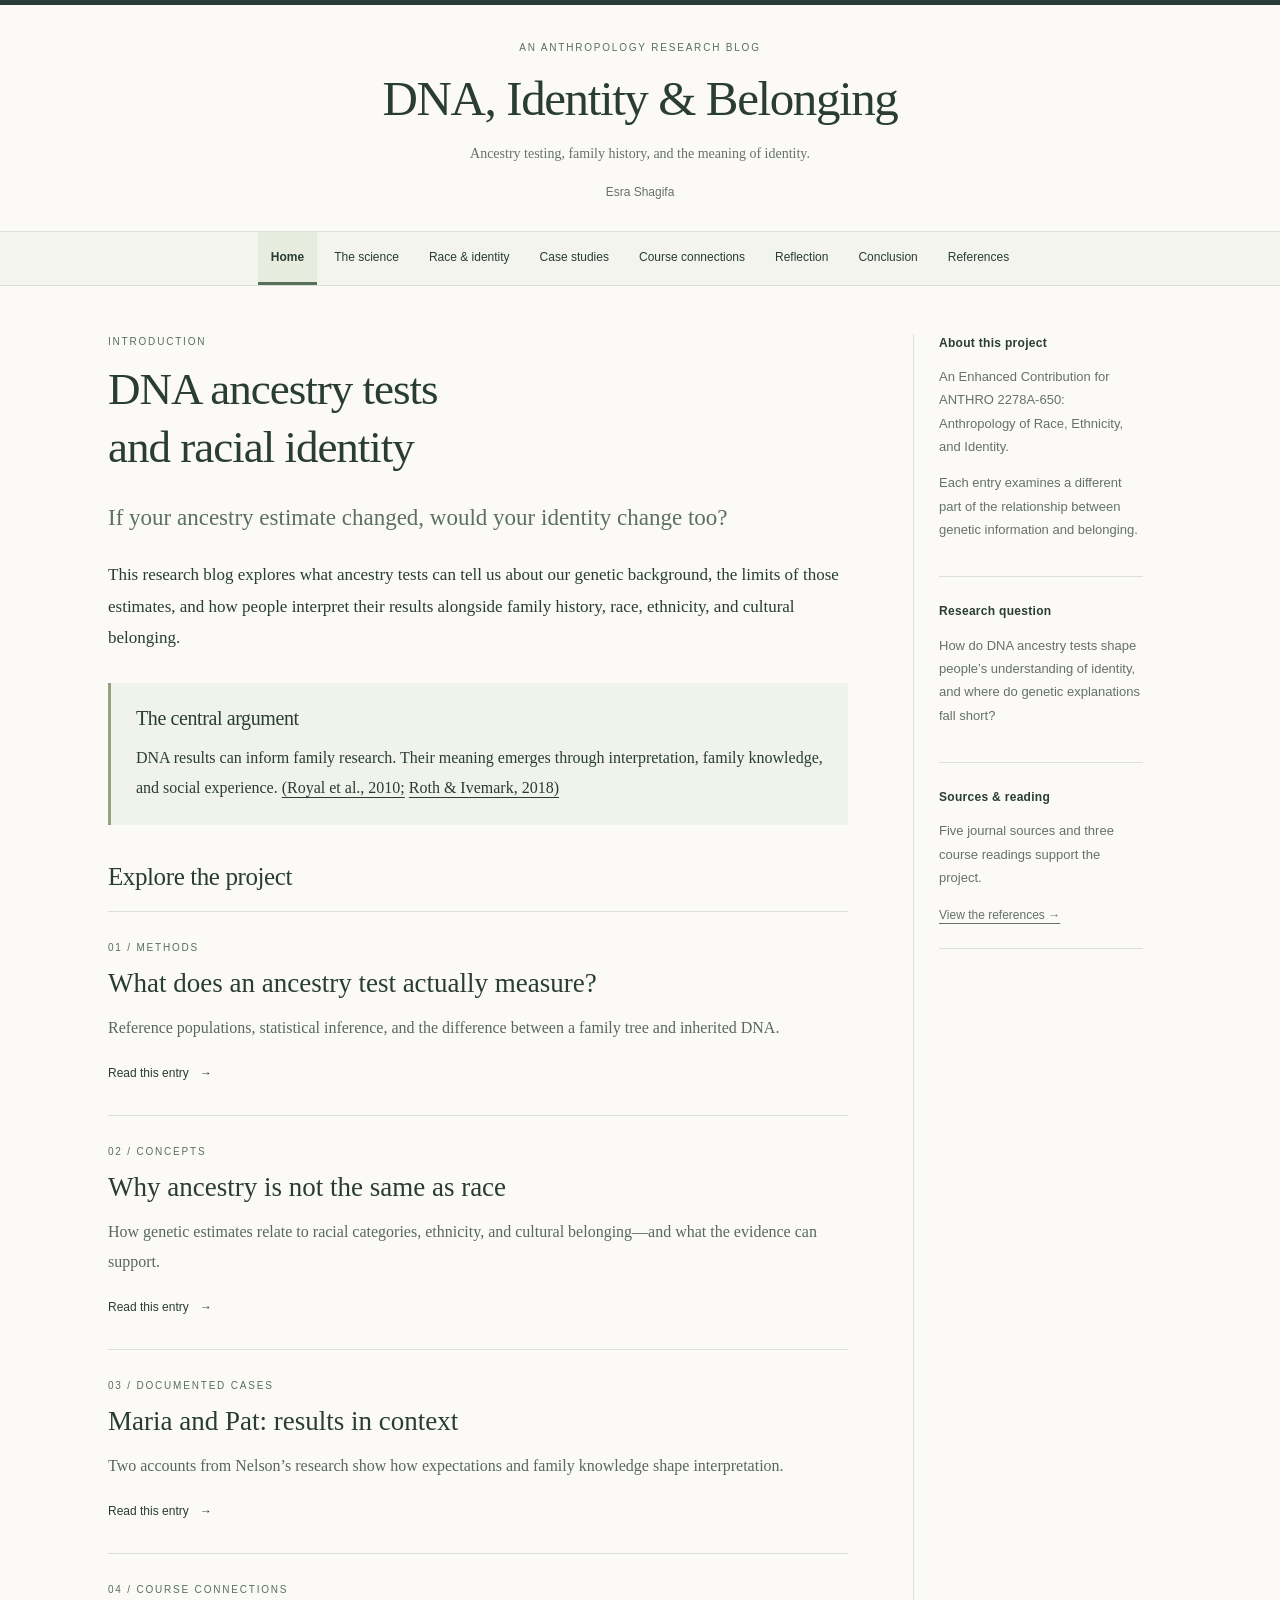
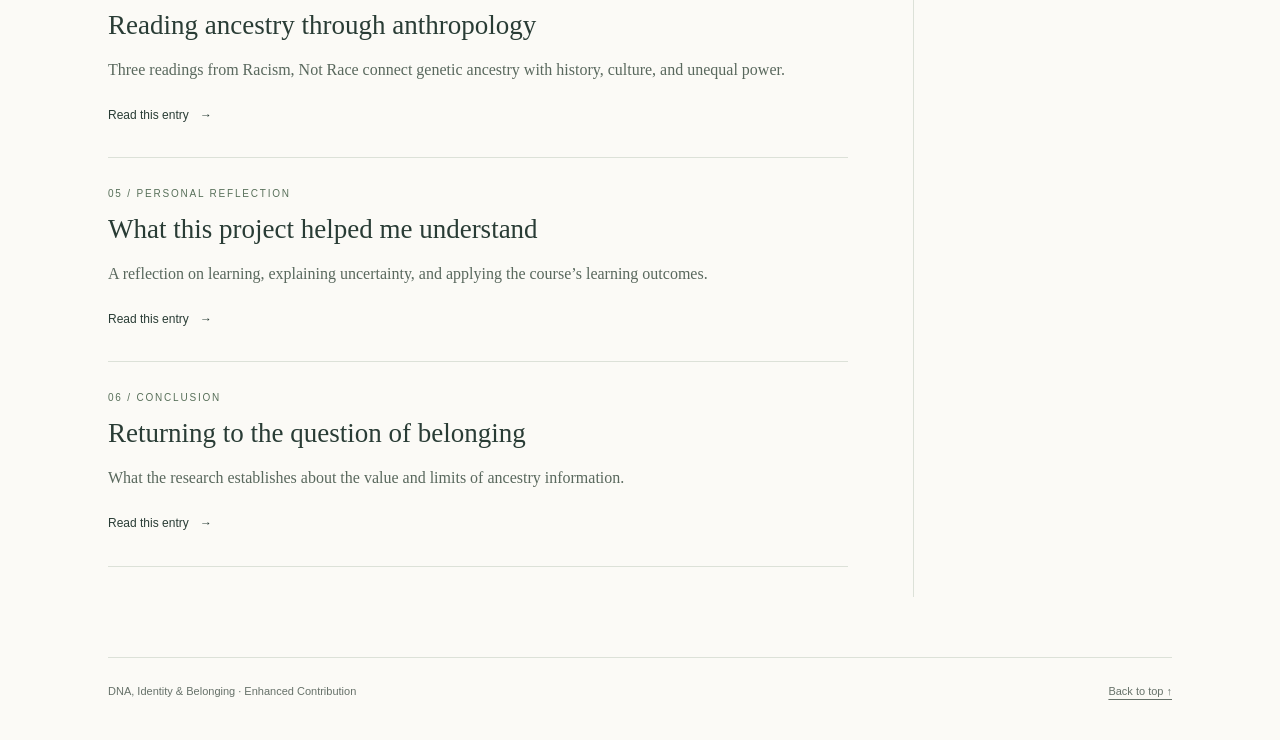
<file: index.html>
<!doctype html><html lang="en"><head><meta charset="utf-8"><meta name="viewport" content="width=device-width,initial-scale=1"><meta name="description" content="A research blog exploring DNA ancestry testing, race, ethnicity, and belonging."><title>Introduction | DNA, Identity &amp; Belonging</title><link rel="stylesheet" href="style.css"></head><body><a class="skip" href="#main">Skip to content</a><header class="masthead"><div class="masthead-inner"><p class="site-kicker">AN ANTHROPOLOGY RESEARCH BLOG</p><a class="site-title" href="index.html">DNA, Identity &amp; Belonging</a><p class="site-description">Ancestry testing, family history, and the meaning of identity.</p><p class="author-byline">Esra Shagifa</p></div></header><nav class="site-tabs" aria-label="Blog sections"><div><a href="index.html" aria-current="page">Home</a><a href="science.html">The science</a><a href="identity.html">Race & identity</a><a href="stories.html">Case studies</a><a href="course.html">Course connections</a><a href="reflection.html">Reflection</a><a href="conclusion.html">Conclusion</a><a href="references.html">References</a></div></nav><div class="blog-layout"><main id="main"><section class="introduction"><p class="post-category">INTRODUCTION</p><h1>DNA ancestry tests<br>and racial identity</h1><p class="standfirst">If your ancestry estimate changed, would your identity change too?</p><p>This research blog explores what ancestry tests can tell us about our genetic background, the limits of those estimates, and how people interpret their results alongside family history, race, ethnicity, and cultural belonging.</p><div class="argument"><h2>The central argument</h2><p>DNA results can inform family research. Their meaning emerges through interpretation, family knowledge, and social experience. <a href="references.html#ref-royal">(Royal et al., 2010;</a> <a href="references.html#ref-roth2018">Roth &amp; Ivemark, 2018)</a></p></div></section><section class="post-index"><h2>Explore the project</h2><article class="post-preview"><p class="post-category">01 / METHODS</p><h3><a href="science.html">What does an ancestry test actually measure?</a></h3><p>Reference populations, statistical inference, and the difference between a family tree and inherited DNA.</p><a class="read-link" href="science.html">Read this entry <span aria-hidden="true">→</span></a></article><article class="post-preview"><p class="post-category">02 / CONCEPTS</p><h3><a href="identity.html">Why ancestry is not the same as race</a></h3><p>How genetic estimates relate to racial categories, ethnicity, and cultural belonging—and what the evidence can support.</p><a class="read-link" href="identity.html">Read this entry <span aria-hidden="true">→</span></a></article><article class="post-preview"><p class="post-category">03 / DOCUMENTED CASES</p><h3><a href="stories.html">Maria and Pat: results in context</a></h3><p>Two accounts from Nelson’s research show how expectations and family knowledge shape interpretation.</p><a class="read-link" href="stories.html">Read this entry <span aria-hidden="true">→</span></a></article><article class="post-preview"><p class="post-category">04 / COURSE CONNECTIONS</p><h3><a href="course.html">Reading ancestry through anthropology</a></h3><p>Three readings from Racism, Not Race connect genetic ancestry with history, culture, and unequal power.</p><a class="read-link" href="course.html">Read this entry <span aria-hidden="true">→</span></a></article><article class="post-preview"><p class="post-category">05 / PERSONAL REFLECTION</p><h3><a href="reflection.html">What this project helped me understand</a></h3><p>A reflection on learning, explaining uncertainty, and applying the course’s learning outcomes.</p><a class="read-link" href="reflection.html">Read this entry <span aria-hidden="true">→</span></a></article><article class="post-preview"><p class="post-category">06 / CONCLUSION</p><h3><a href="conclusion.html">Returning to the question of belonging</a></h3><p>What the research establishes about the value and limits of ancestry information.</p><a class="read-link" href="conclusion.html">Read this entry <span aria-hidden="true">→</span></a></article></section></main><aside class="sidebar"><div><h2>About this project</h2><p>An Enhanced Contribution for ANTHRO 2278A-650: Anthropology of Race, Ethnicity, and Identity.</p><p>Each entry examines a different part of the relationship between genetic information and belonging.</p></div><div><h2>Research question</h2><p>How do DNA ancestry tests shape people’s understanding of identity, and where do genetic explanations fall short?</p></div><div><h2>Sources &amp; reading</h2><p>Five journal sources and three course readings support the project.</p><a href="references.html">View the references →</a></div></aside></div><footer><p>DNA, Identity &amp; Belonging <span>· Enhanced Contribution</span></p><a href="#main">Back to top ↑</a></footer><script src="app.js"></script></body></html>
</file>
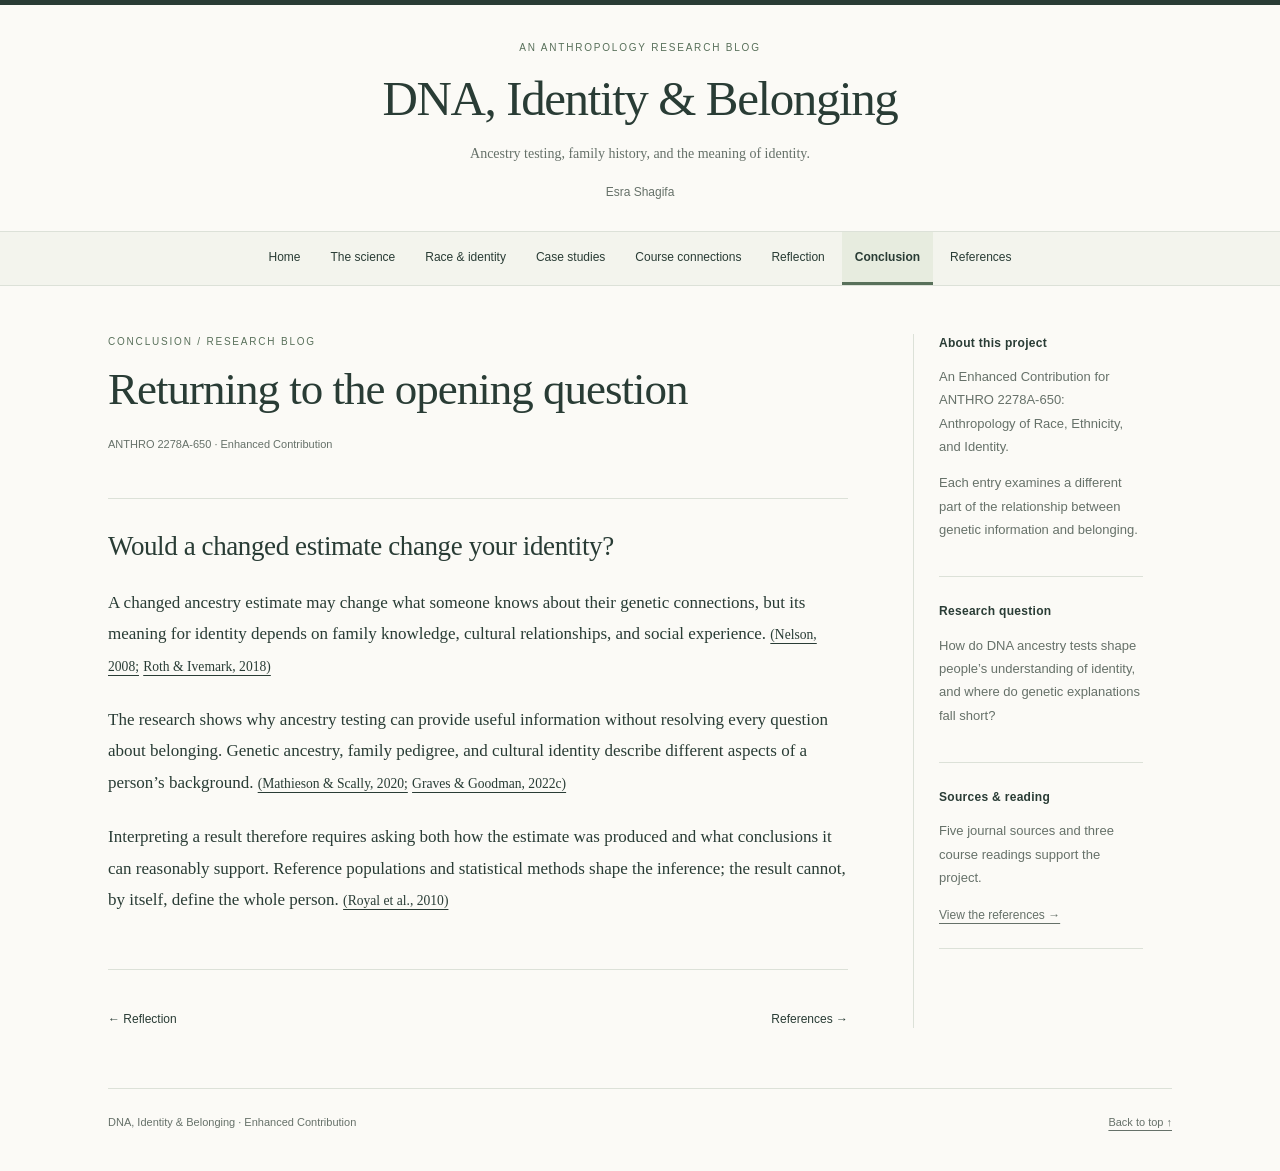
<file: conclusion.html>
<!doctype html><html lang="en"><head><meta charset="utf-8"><meta name="viewport" content="width=device-width,initial-scale=1"><meta name="description" content="A research blog exploring DNA ancestry testing, race, ethnicity, and belonging."><title>Returning to the opening question | DNA, Identity &amp; Belonging</title><link rel="stylesheet" href="style.css"></head><body><a class="skip" href="#main">Skip to content</a><header class="masthead"><div class="masthead-inner"><p class="site-kicker">AN ANTHROPOLOGY RESEARCH BLOG</p><a class="site-title" href="index.html">DNA, Identity &amp; Belonging</a><p class="site-description">Ancestry testing, family history, and the meaning of identity.</p><p class="author-byline">Esra Shagifa</p></div></header><nav class="site-tabs" aria-label="Blog sections"><div><a href="index.html">Home</a><a href="science.html">The science</a><a href="identity.html">Race & identity</a><a href="stories.html">Case studies</a><a href="course.html">Course connections</a><a href="reflection.html">Reflection</a><a href="conclusion.html" aria-current="page">Conclusion</a><a href="references.html">References</a></div></nav><div class="blog-layout"><main id="main"><div class="post-heading"><p class="post-category">CONCLUSION / RESEARCH BLOG</p><h1>Returning to the opening question</h1><p class="post-meta">ANTHRO 2278A-650 · Enhanced Contribution</p></div><section id="conclusion" class="soft"><h2>Would a changed estimate change your identity?</h2><p class="lead">A changed ancestry estimate may change what someone knows about their genetic connections, but its meaning for identity depends on family knowledge, cultural relationships, and social experience. <a class="cite" href="references.html#ref-nelson">(Nelson, 2008;</a> <a class="cite" href="references.html#ref-roth2018">Roth &amp; Ivemark, 2018)</a></p><p>The research shows why ancestry testing can provide useful information without resolving every question about belonging. Genetic ancestry, family pedigree, and cultural identity describe different aspects of a person’s background. <a class="cite" href="references.html#ref-mathieson">(Mathieson &amp; Scally, 2020;</a> <a class="cite" href="references.html#ref-graves2022c">Graves &amp; Goodman, 2022c)</a></p><p>Interpreting a result therefore requires asking both how the estimate was produced and what conclusions it can reasonably support. Reference populations and statistical methods shape the inference; the result cannot, by itself, define the whole person. <a class="cite" href="references.html#ref-royal">(Royal et al., 2010)</a></p></section><nav class="post-pagination" aria-label="Entry navigation"><a href="reflection.html">← Reflection</a><a href="references.html">References →</a></nav></main><aside class="sidebar"><div><h2>About this project</h2><p>An Enhanced Contribution for ANTHRO 2278A-650: Anthropology of Race, Ethnicity, and Identity.</p><p>Each entry examines a different part of the relationship between genetic information and belonging.</p></div><div><h2>Research question</h2><p>How do DNA ancestry tests shape people’s understanding of identity, and where do genetic explanations fall short?</p></div><div><h2>Sources &amp; reading</h2><p>Five journal sources and three course readings support the project.</p><a href="references.html">View the references →</a></div></aside></div><footer><p>DNA, Identity &amp; Belonging <span>· Enhanced Contribution</span></p><a href="#main">Back to top ↑</a></footer><script src="app.js"></script></body></html>
</file>
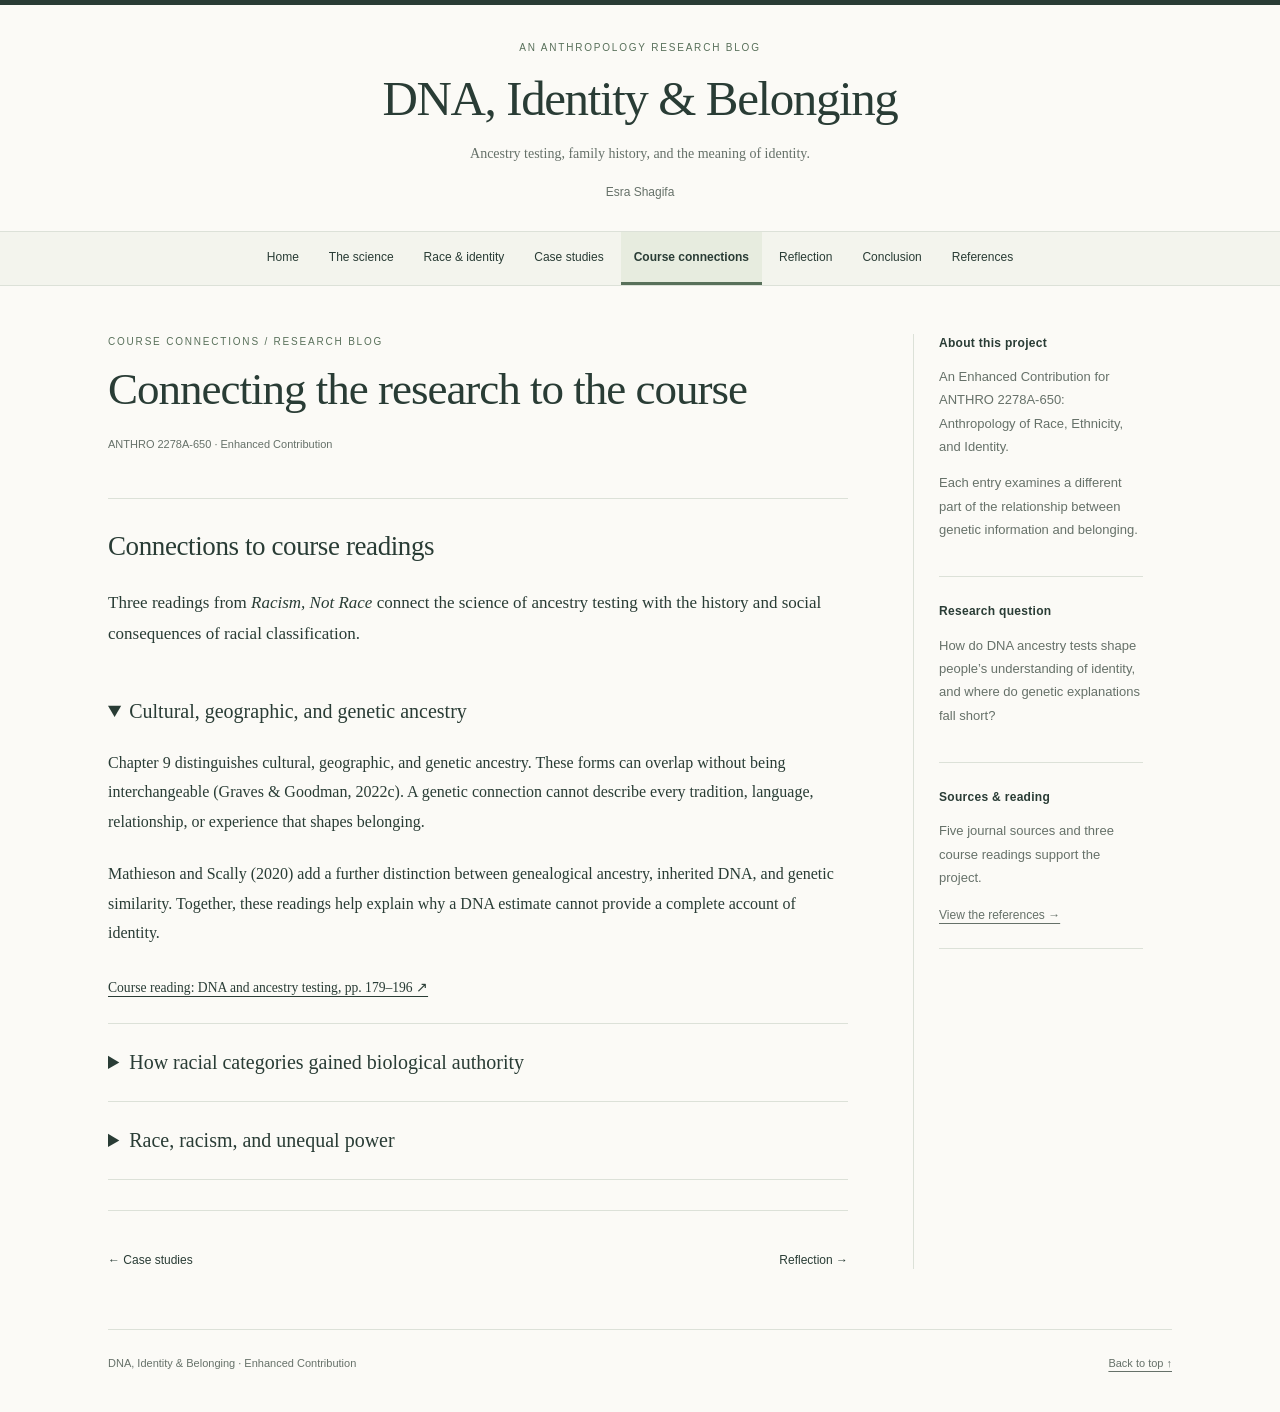
<file: course.html>
<!doctype html><html lang="en"><head><meta charset="utf-8"><meta name="viewport" content="width=device-width,initial-scale=1"><meta name="description" content="A research blog exploring DNA ancestry testing, race, ethnicity, and belonging."><title>Connecting the research to the course | DNA, Identity &amp; Belonging</title><link rel="stylesheet" href="style.css"></head><body><a class="skip" href="#main">Skip to content</a><header class="masthead"><div class="masthead-inner"><p class="site-kicker">AN ANTHROPOLOGY RESEARCH BLOG</p><a class="site-title" href="index.html">DNA, Identity &amp; Belonging</a><p class="site-description">Ancestry testing, family history, and the meaning of identity.</p><p class="author-byline">Esra Shagifa</p></div></header><nav class="site-tabs" aria-label="Blog sections"><div><a href="index.html">Home</a><a href="science.html">The science</a><a href="identity.html">Race & identity</a><a href="stories.html">Case studies</a><a href="course.html" aria-current="page">Course connections</a><a href="reflection.html">Reflection</a><a href="conclusion.html">Conclusion</a><a href="references.html">References</a></div></nav><div class="blog-layout"><main id="main"><div class="post-heading"><p class="post-category">COURSE CONNECTIONS / RESEARCH BLOG</p><h1>Connecting the research to the course</h1><p class="post-meta">ANTHRO 2278A-650 · Enhanced Contribution</p></div><section class="soft" id="course"><h2>Connections to course readings</h2><p class="lead">Three readings from <em>Racism, Not Race</em> connect the science of ancestry testing with the history and social consequences of racial classification.</p><details open><summary>Cultural, geographic, and genetic ancestry</summary><p>Chapter 9 distinguishes cultural, geographic, and genetic ancestry. These forms can overlap without being interchangeable (Graves &amp; Goodman, 2022c). A genetic connection cannot describe every tradition, language, relationship, or experience that shapes belonging.</p><p>Mathieson and Scally (2020) add a further distinction between genealogical ancestry, inherited DNA, and genetic similarity. Together, these readings help explain why a DNA estimate cannot provide a complete account of identity.</p><a class="cite" href="references.html#ref-graves2022c">Course reading: DNA and ancestry testing, pp. 179–196 ↗</a></details><details><summary>How racial categories gained biological authority</summary><p>In “How Did Race Become Biological?,” Graves and Goodman (2022a) trace how racial classifications gained authority through social beliefs, laws, and scientific claims.</p><p>This history raises a question for interpreting ancestry tests: why might categories presented as scientific measurements be read as evidence of biological races? My interpretation is that explaining testing methods alone is not enough; the assumption connecting genetic labels to racial boundaries also needs to be examined. Roth et al. (2020) add empirical research on beliefs about racial biology.</p><a class="cite" href="references.html#ref-graves2022a">Course reading: How did race become biological?, pp. 21–41 ↗</a></details><details><summary>Race, racism, and unequal power</summary><p>Chapter 8 explains racism through institutions and unequal access to power (Graves &amp; Goodman, 2022b). Recognizing that humans do not form discrete biological races does not erase the consequences of racial classification.</p><p>This connection matters for communicating the project's argument: the limits of genetic explanations must be discussed while taking lived experiences of racism seriously. Nelson (2008) and Roth and Ivemark (2018) show how family knowledge, personal goals, and anticipated acceptance shape the interpretation of ancestry results.</p><a class="cite" href="references.html#ref-graves2022b">Course reading: Institutional and systemic racism, pp. 158–178 ↗</a></details></section><nav class="post-pagination" aria-label="Entry navigation"><a href="stories.html">← Case studies</a><a href="reflection.html">Reflection →</a></nav></main><aside class="sidebar"><div><h2>About this project</h2><p>An Enhanced Contribution for ANTHRO 2278A-650: Anthropology of Race, Ethnicity, and Identity.</p><p>Each entry examines a different part of the relationship between genetic information and belonging.</p></div><div><h2>Research question</h2><p>How do DNA ancestry tests shape people’s understanding of identity, and where do genetic explanations fall short?</p></div><div><h2>Sources &amp; reading</h2><p>Five journal sources and three course readings support the project.</p><a href="references.html">View the references →</a></div></aside></div><footer><p>DNA, Identity &amp; Belonging <span>· Enhanced Contribution</span></p><a href="#main">Back to top ↑</a></footer><script src="app.js"></script></body></html>
</file>
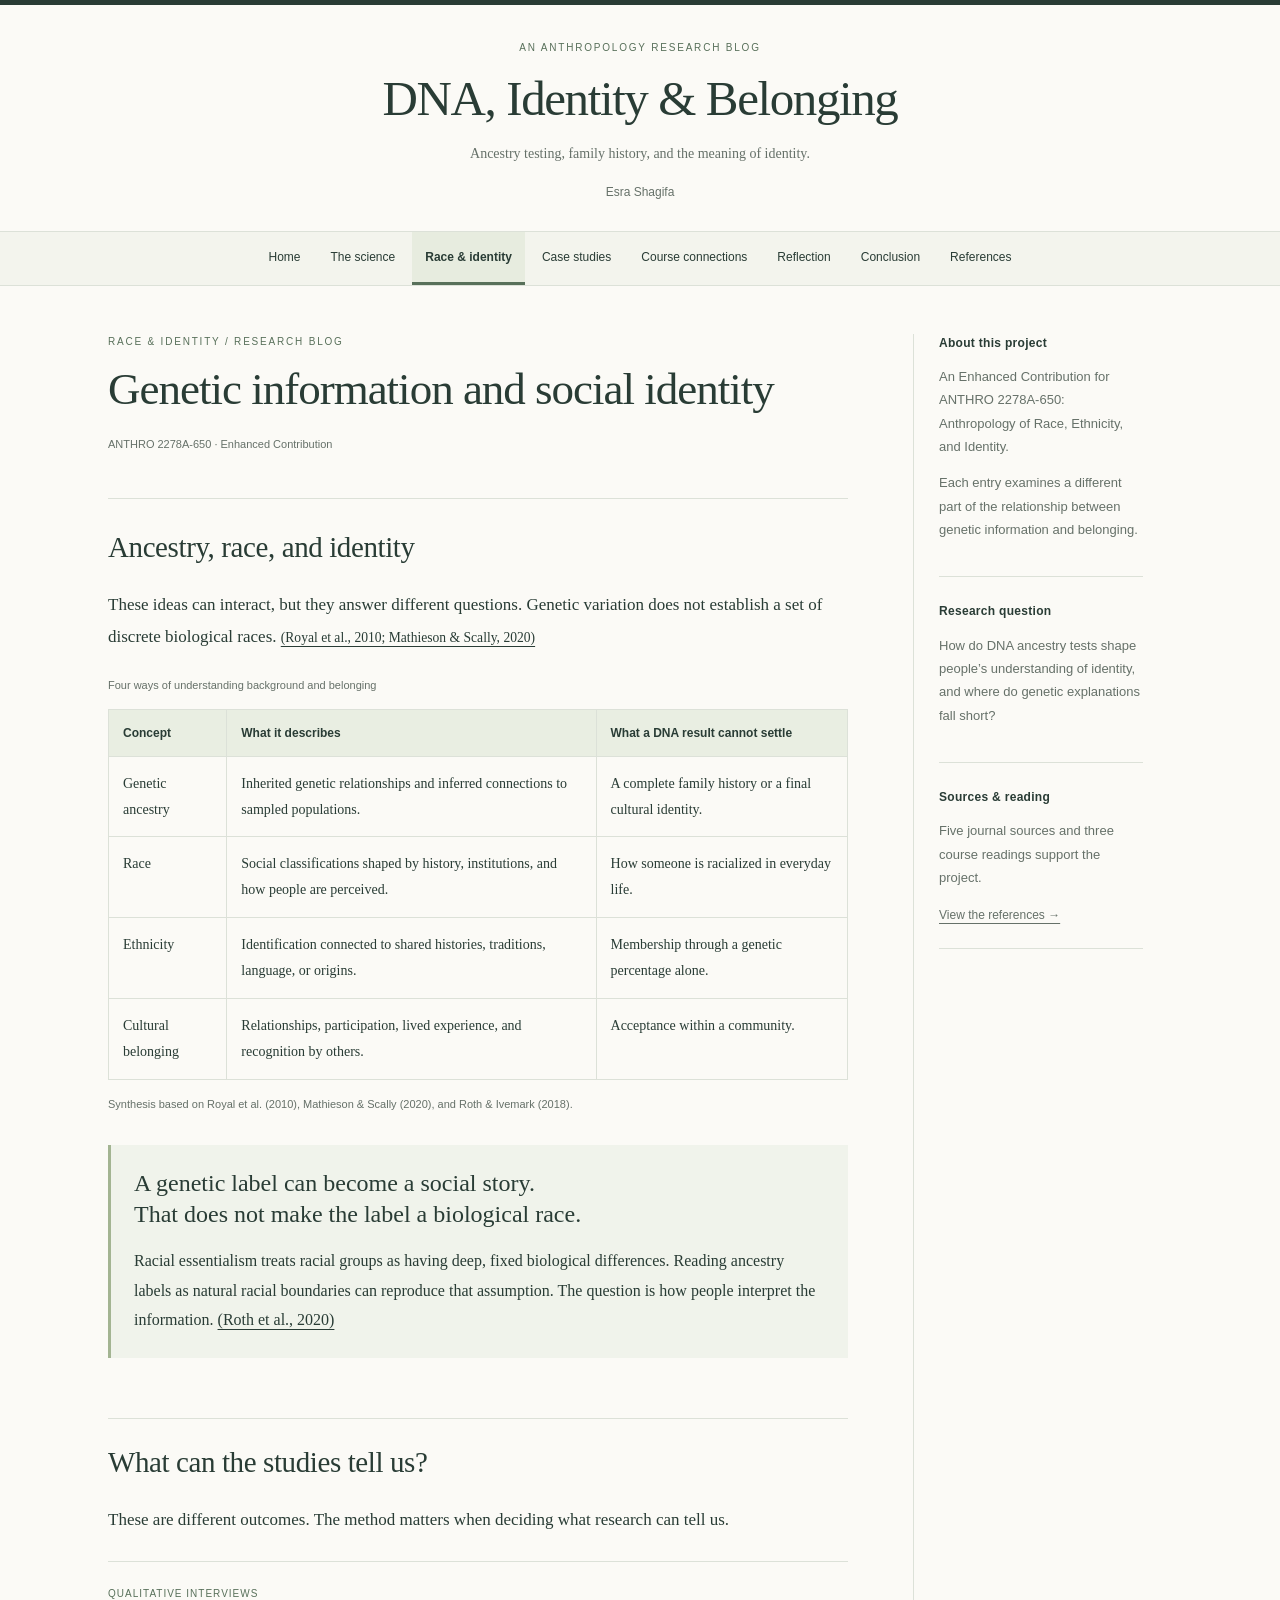
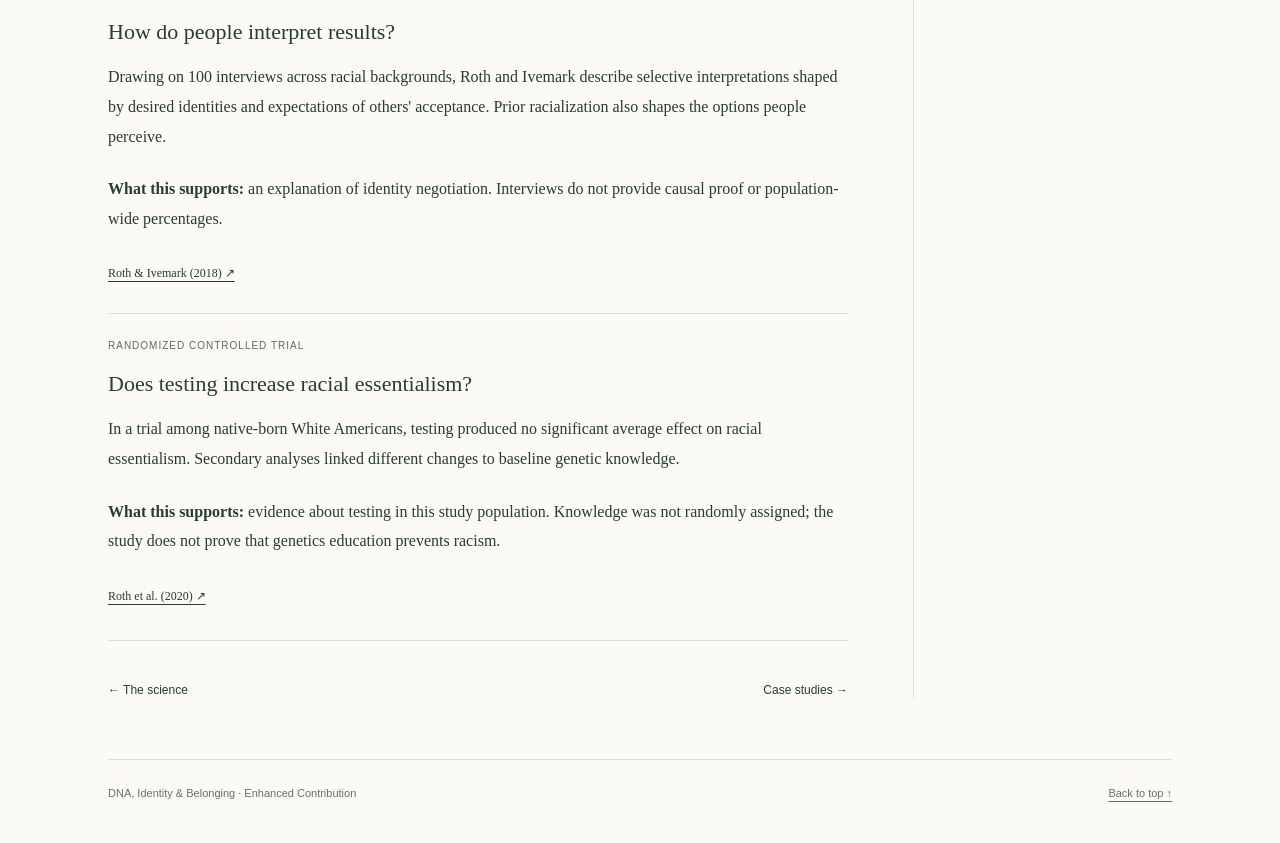
<file: identity.html>
<!doctype html><html lang="en"><head><meta charset="utf-8"><meta name="viewport" content="width=device-width,initial-scale=1"><meta name="description" content="A research blog exploring DNA ancestry testing, race, ethnicity, and belonging."><title>Genetic information and social identity | DNA, Identity &amp; Belonging</title><link rel="stylesheet" href="style.css"></head><body><a class="skip" href="#main">Skip to content</a><header class="masthead"><div class="masthead-inner"><p class="site-kicker">AN ANTHROPOLOGY RESEARCH BLOG</p><a class="site-title" href="index.html">DNA, Identity &amp; Belonging</a><p class="site-description">Ancestry testing, family history, and the meaning of identity.</p><p class="author-byline">Esra Shagifa</p></div></header><nav class="site-tabs" aria-label="Blog sections"><div><a href="index.html">Home</a><a href="science.html">The science</a><a href="identity.html" aria-current="page">Race & identity</a><a href="stories.html">Case studies</a><a href="course.html">Course connections</a><a href="reflection.html">Reflection</a><a href="conclusion.html">Conclusion</a><a href="references.html">References</a></div></nav><div class="blog-layout"><main id="main"><div class="post-heading"><p class="post-category">RACE & IDENTITY / RESEARCH BLOG</p><h1>Genetic information and social identity</h1><p class="post-meta">ANTHRO 2278A-650 · Enhanced Contribution</p></div><section id="identity"><div class="section-heading"><h2>Ancestry, race, and identity</h2><p>These ideas can interact, but they answer different questions. Genetic variation does not establish a set of discrete biological races. <a class="cite" href="references.html#ref-royal">(Royal et al., 2010; Mathieson & Scally, 2020)</a></p></div><div class="table-wrap"><table><caption>Four ways of understanding background and belonging</caption><thead><tr><th>Concept</th><th>What it describes</th><th>What a DNA result cannot settle</th></tr></thead><tbody><tr><th>Genetic ancestry</th><td>Inherited genetic relationships and inferred connections to sampled populations.</td><td>A complete family history or a final cultural identity.</td></tr><tr><th>Race</th><td>Social classifications shaped by history, institutions, and how people are perceived.</td><td>How someone is racialized in everyday life.</td></tr><tr><th>Ethnicity</th><td>Identification connected to shared histories, traditions, language, or origins.</td><td>Membership through a genetic percentage alone.</td></tr><tr><th>Cultural belonging</th><td>Relationships, participation, lived experience, and recognition by others.</td><td>Acceptance within a community.</td></tr></tbody></table></div><p class="caption">Synthesis based on Royal et al. (2010), Mathieson & Scally (2020), and Roth & Ivemark (2018).</p><aside class="pullquote"><h3>A genetic label can become a social story.<br>That does not make the label a biological race.</h3><p>Racial essentialism treats racial groups as having deep, fixed biological differences. Reading ancestry labels as natural racial boundaries can reproduce that assumption. The question is how people interpret the information. <a href="references.html#ref-roth2020">(Roth et al., 2020)</a></p></aside></section><section id="evidence"><div class="section-heading"><h2>What can the studies tell us?</h2><p>These are different outcomes. The method matters when deciding what research can tell us.</p></div><div class="evidence-grid"><article><span class="tag">QUALITATIVE INTERVIEWS</span><h3>How do people interpret results?</h3><p>Drawing on 100 interviews across racial backgrounds, Roth and Ivemark describe selective interpretations shaped by desired identities and expectations of others' acceptance. Prior racialization also shapes the options people perceive.</p><p><strong>What this supports:</strong> an explanation of identity negotiation. Interviews do not provide causal proof or population-wide percentages.</p><a href="references.html#ref-roth2018">Roth & Ivemark (2018) ↗</a></article><article><span class="tag">RANDOMIZED CONTROLLED TRIAL</span><h3>Does testing increase racial essentialism?</h3><p>In a trial among native-born White Americans, testing produced no significant average effect on racial essentialism. Secondary analyses linked different changes to baseline genetic knowledge.</p><p><strong>What this supports:</strong> evidence about testing in this study population. Knowledge was not randomly assigned; the study does not prove that genetics education prevents racism.</p><a href="references.html#ref-roth2020">Roth et al. (2020) ↗</a></article></div></section><nav class="post-pagination" aria-label="Entry navigation"><a href="science.html">← The science</a><a href="stories.html">Case studies →</a></nav></main><aside class="sidebar"><div><h2>About this project</h2><p>An Enhanced Contribution for ANTHRO 2278A-650: Anthropology of Race, Ethnicity, and Identity.</p><p>Each entry examines a different part of the relationship between genetic information and belonging.</p></div><div><h2>Research question</h2><p>How do DNA ancestry tests shape people’s understanding of identity, and where do genetic explanations fall short?</p></div><div><h2>Sources &amp; reading</h2><p>Five journal sources and three course readings support the project.</p><a href="references.html">View the references →</a></div></aside></div><footer><p>DNA, Identity &amp; Belonging <span>· Enhanced Contribution</span></p><a href="#main">Back to top ↑</a></footer><script src="app.js"></script></body></html>
</file>
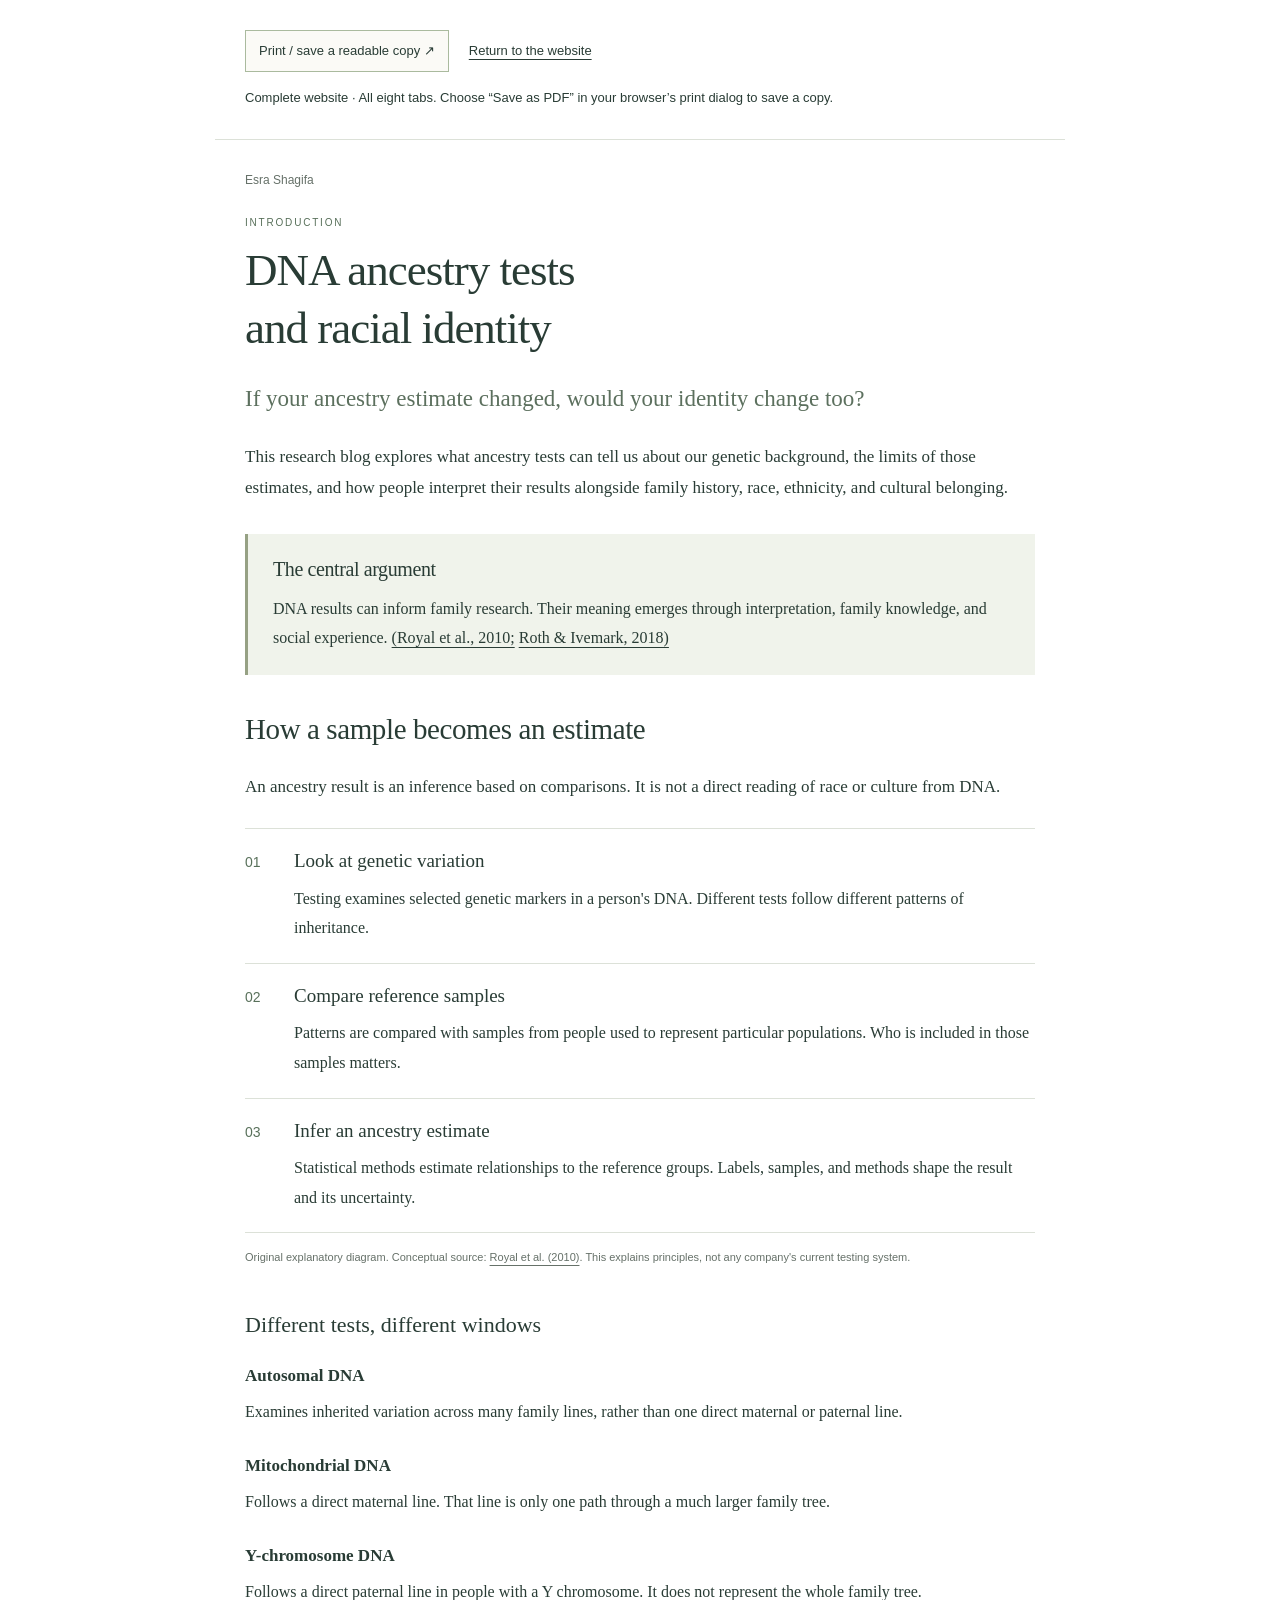
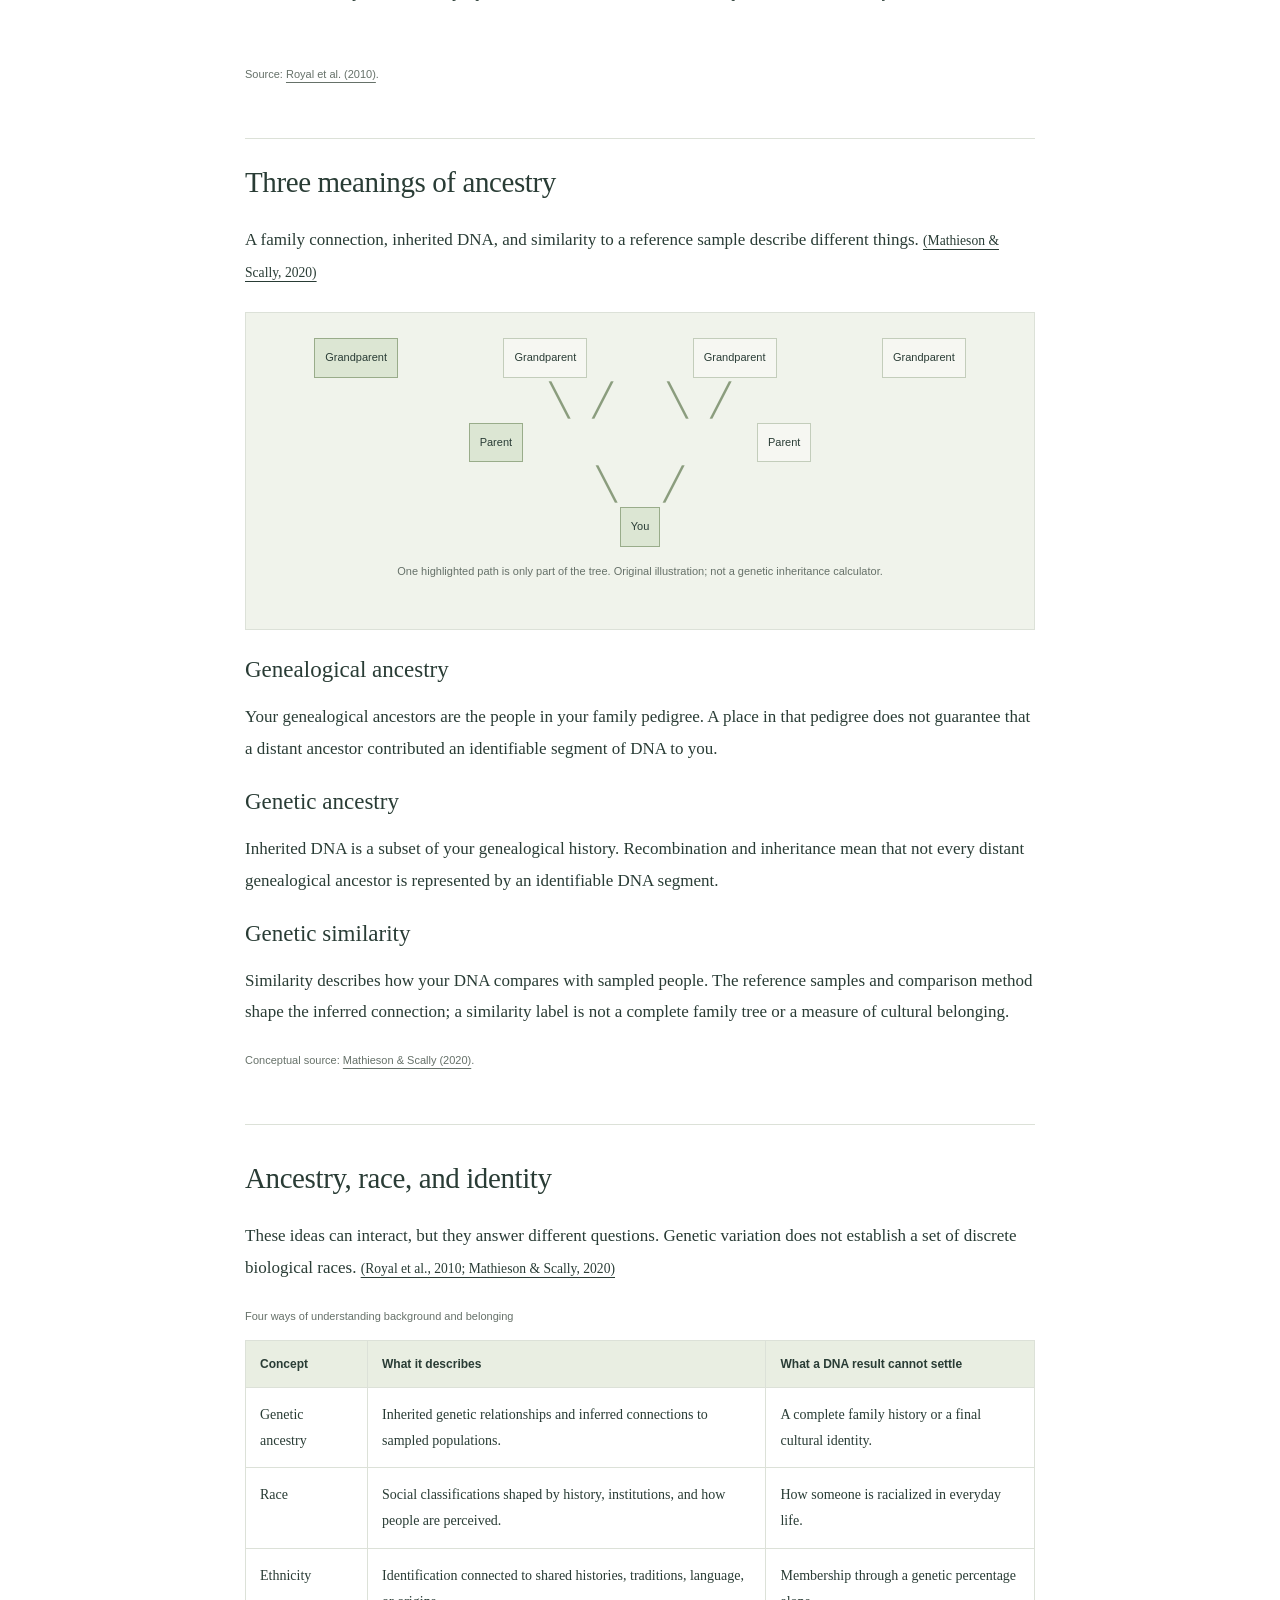
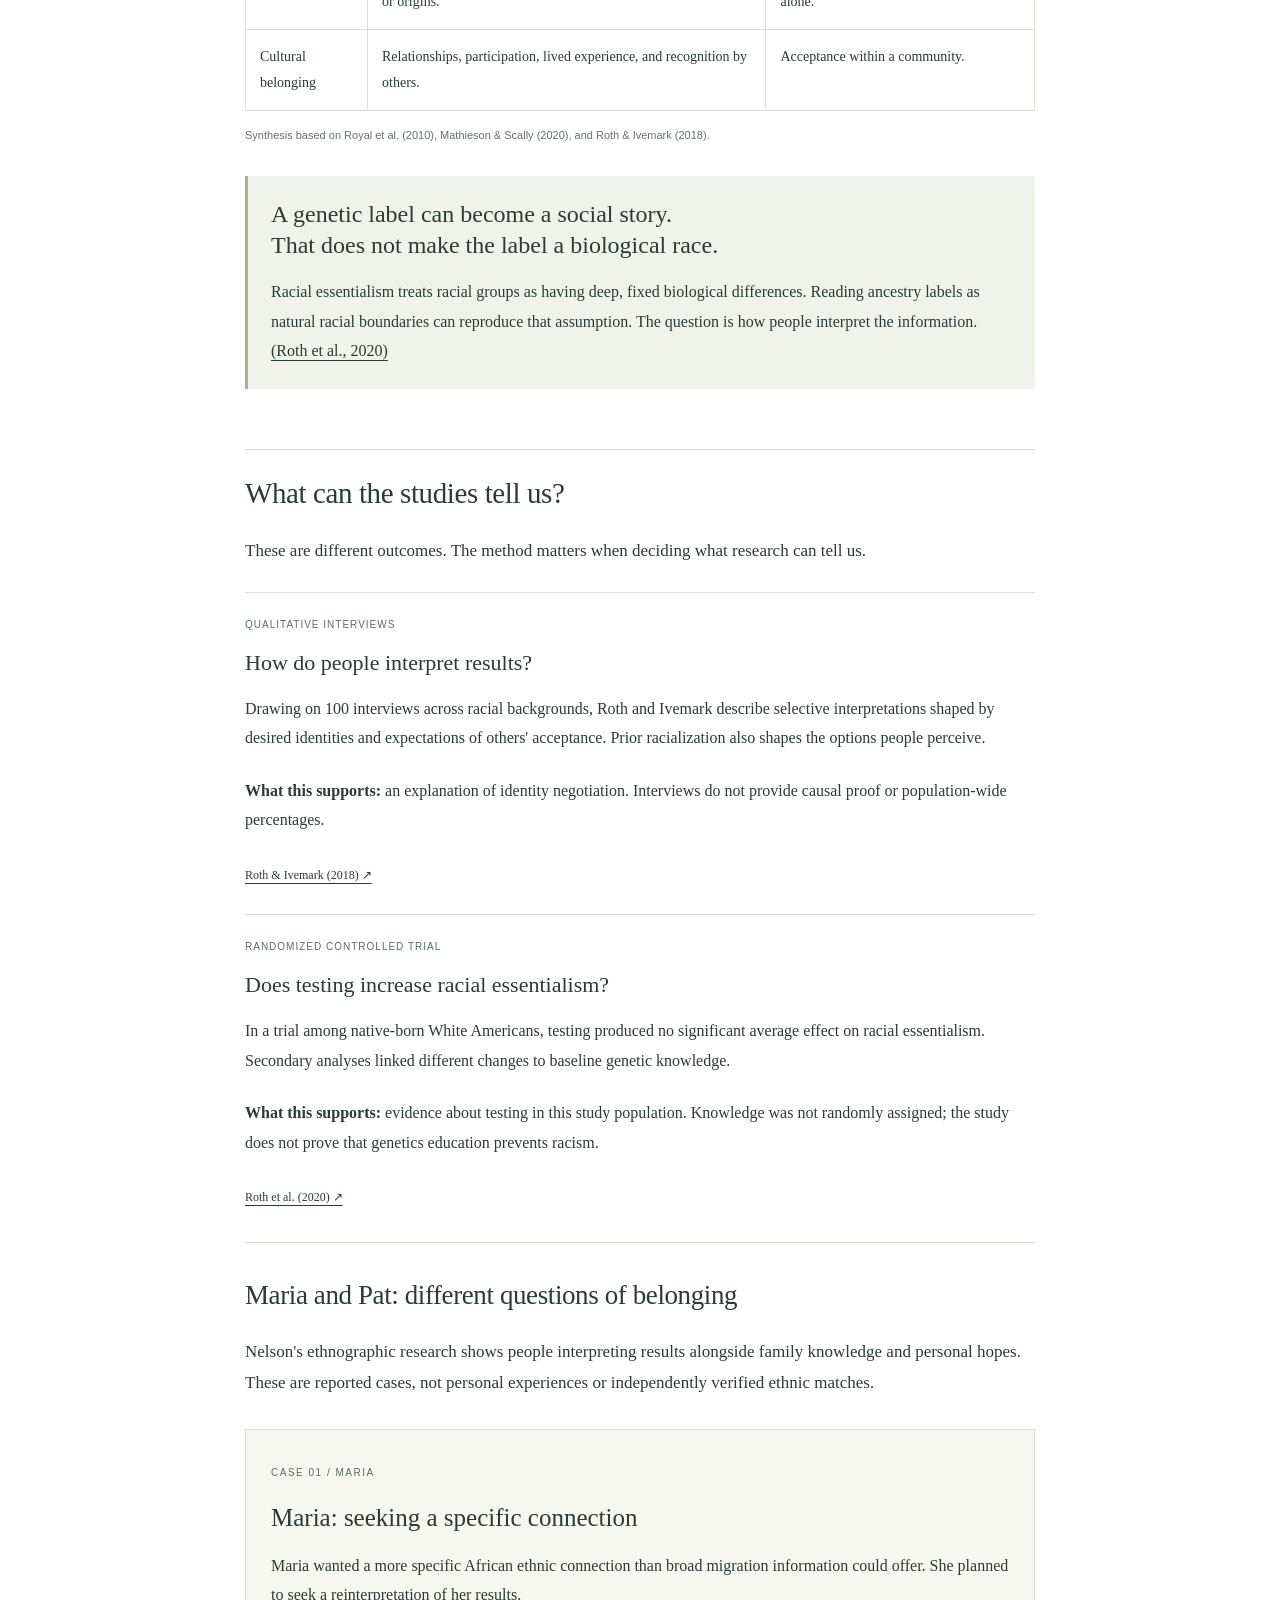
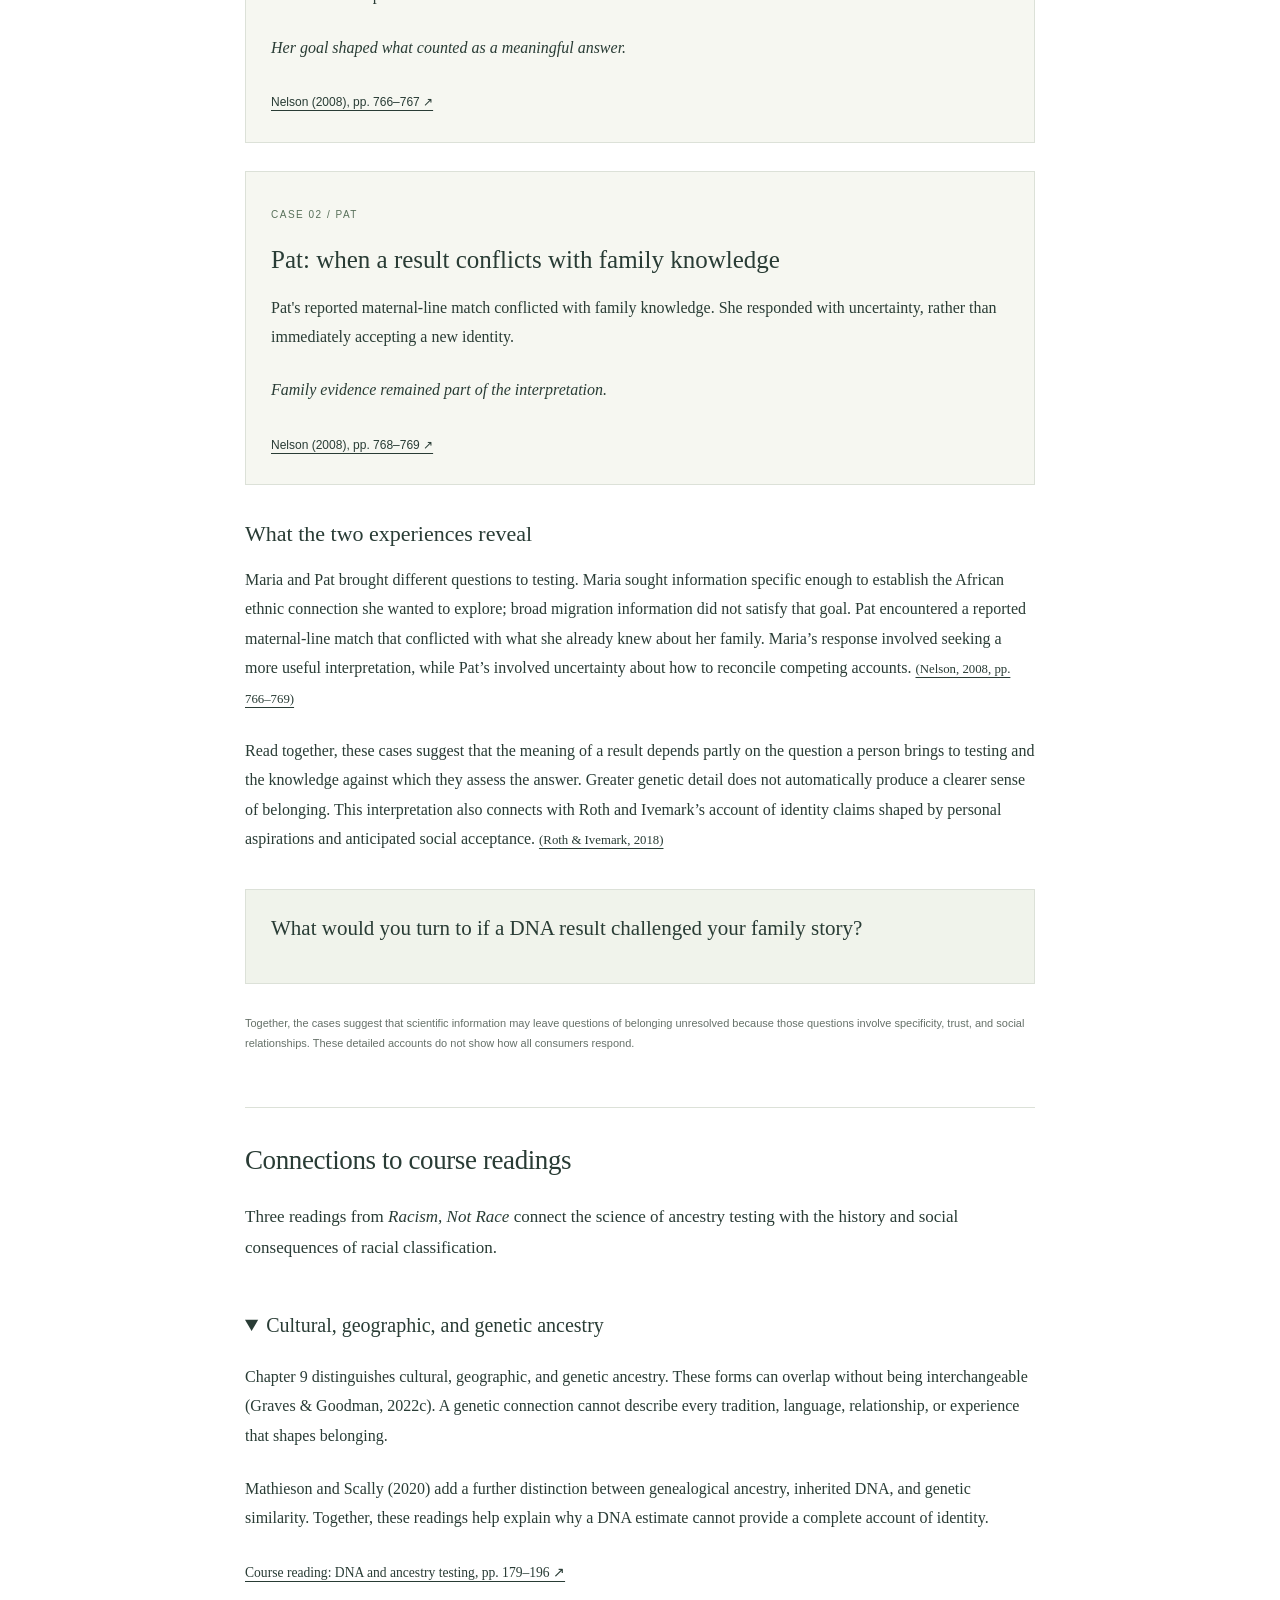
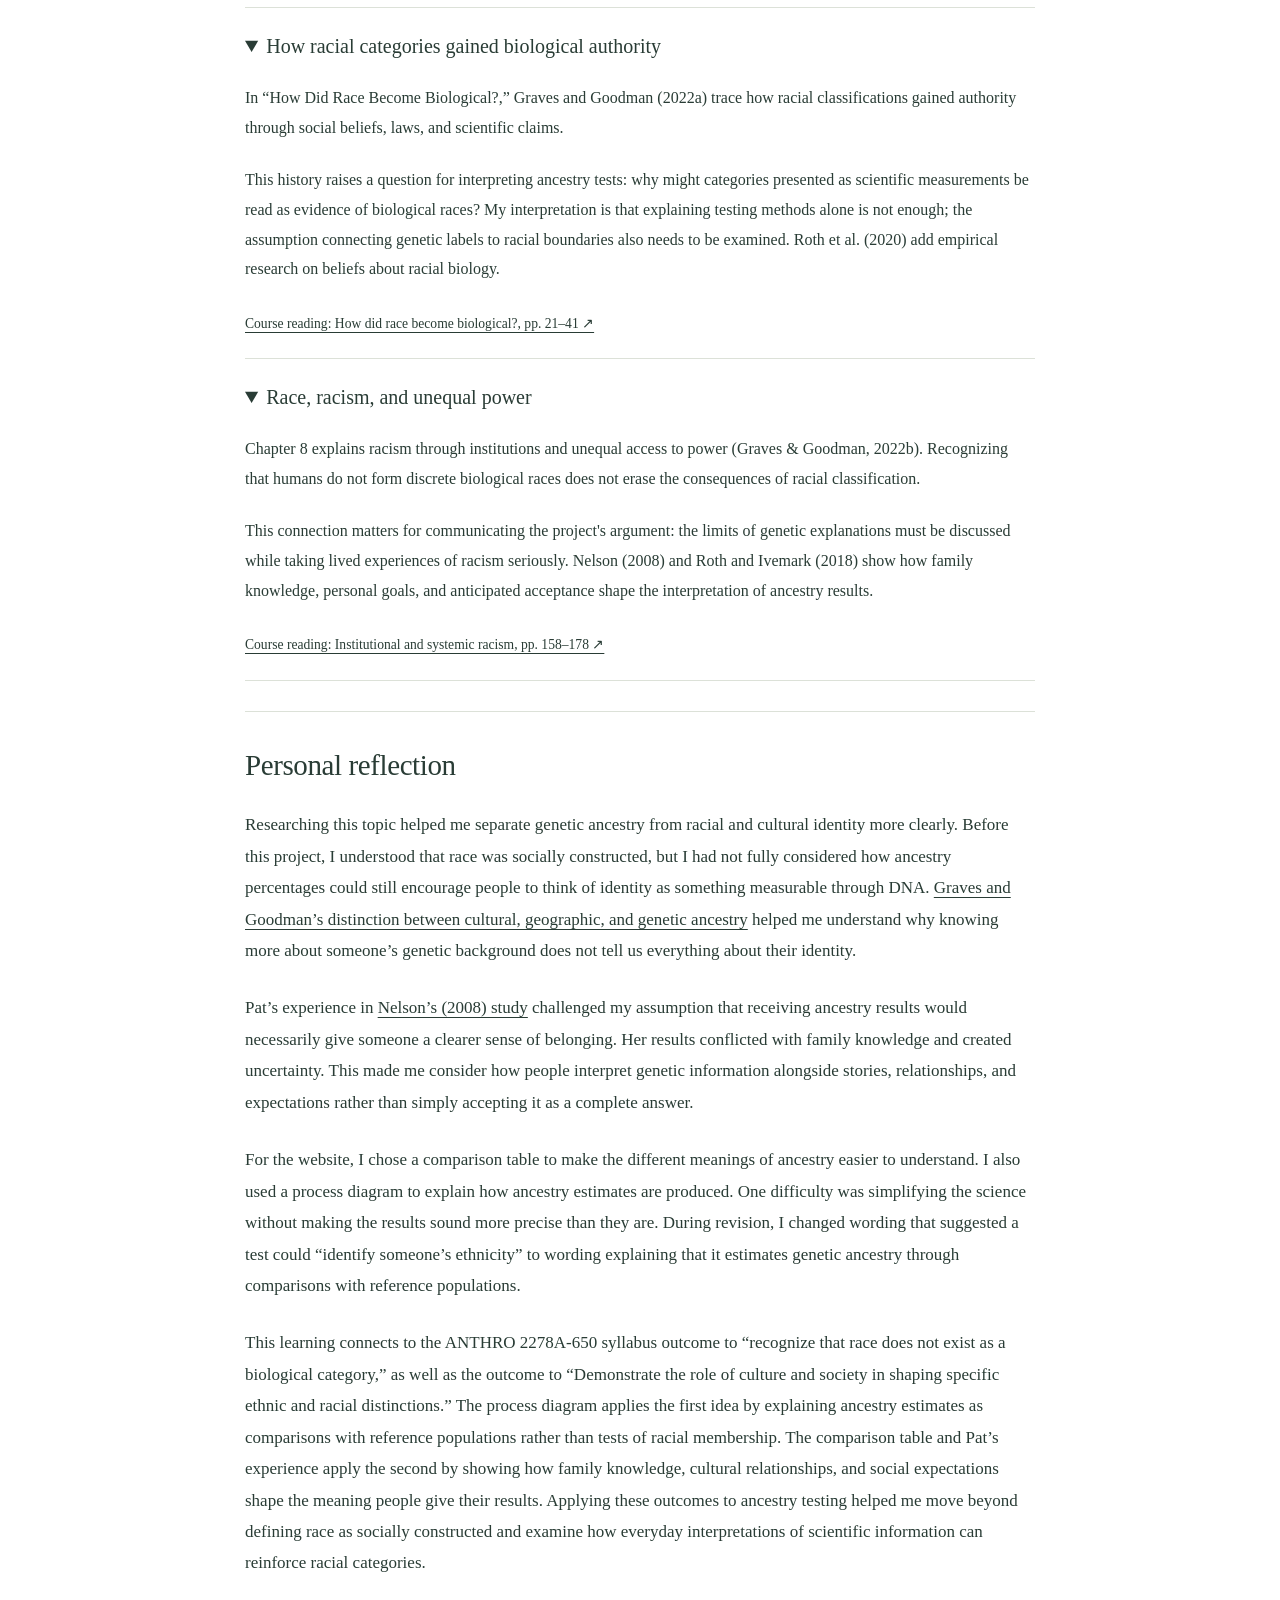
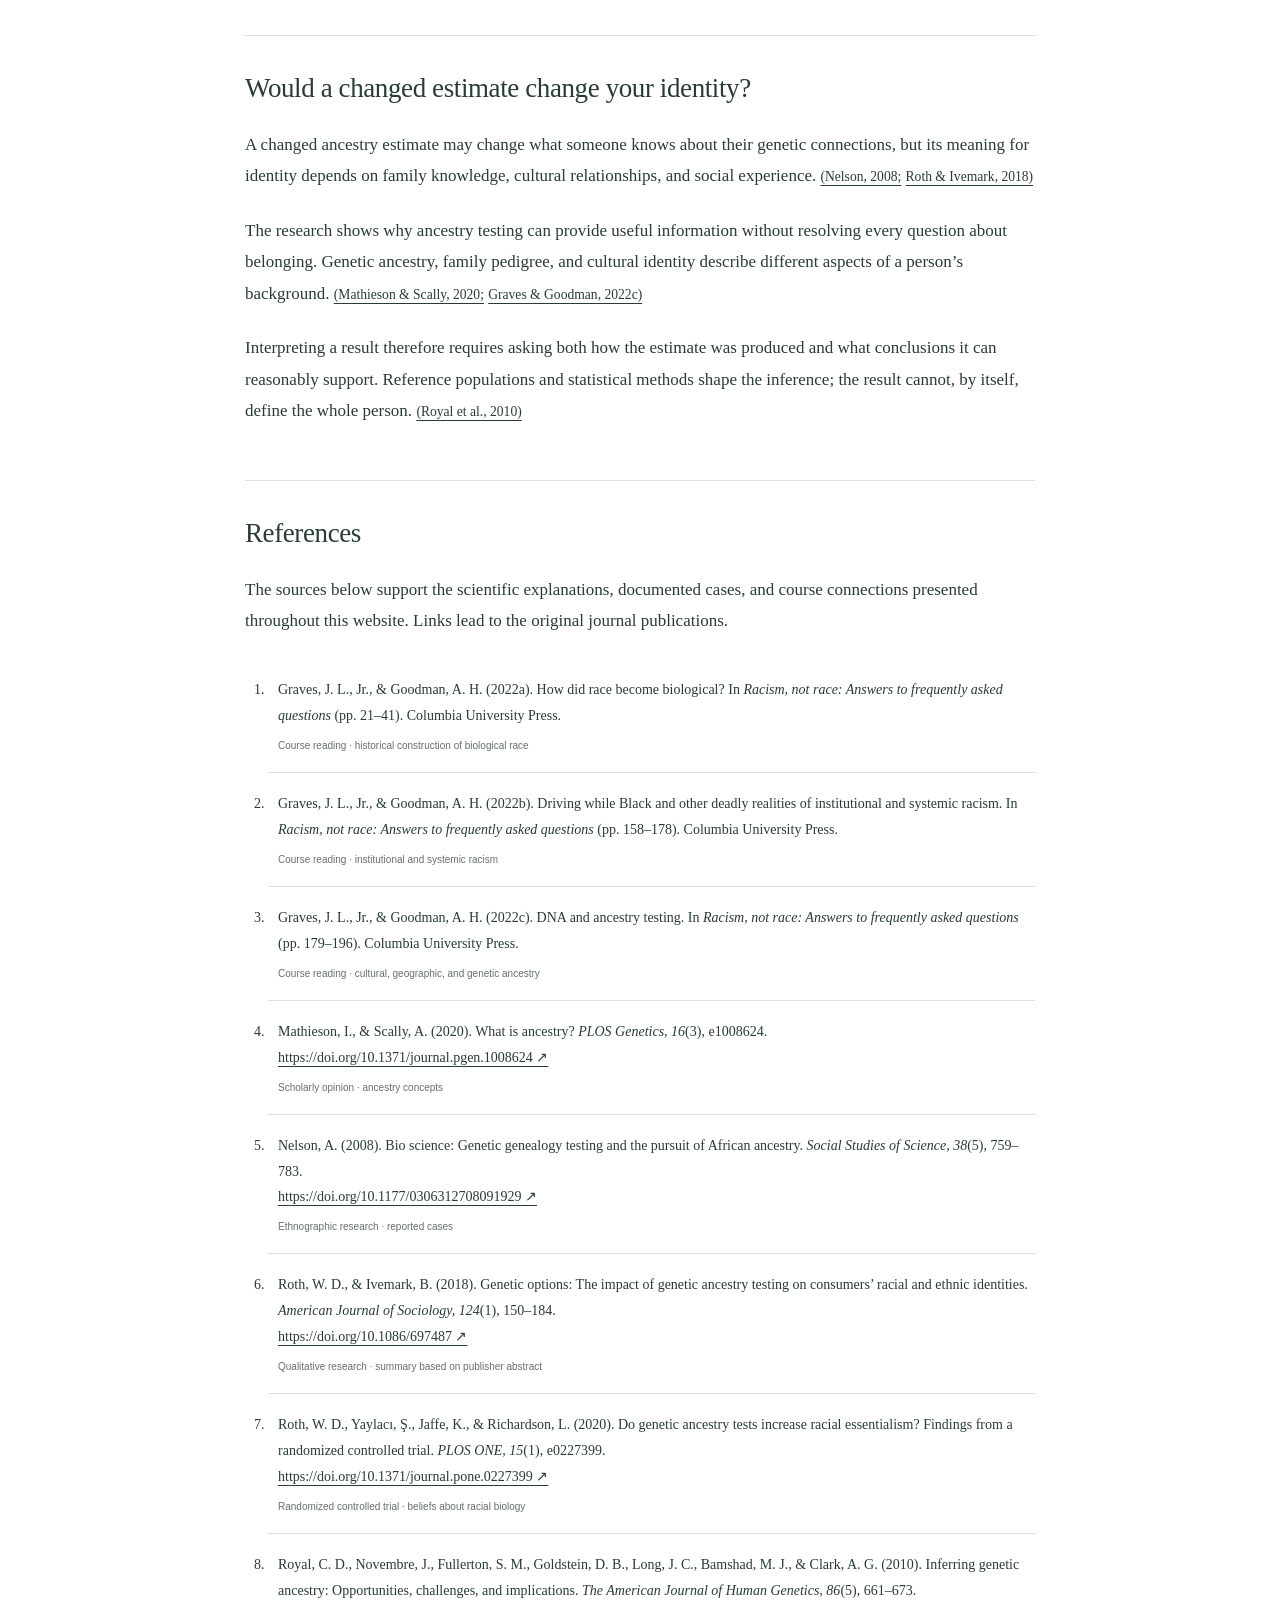
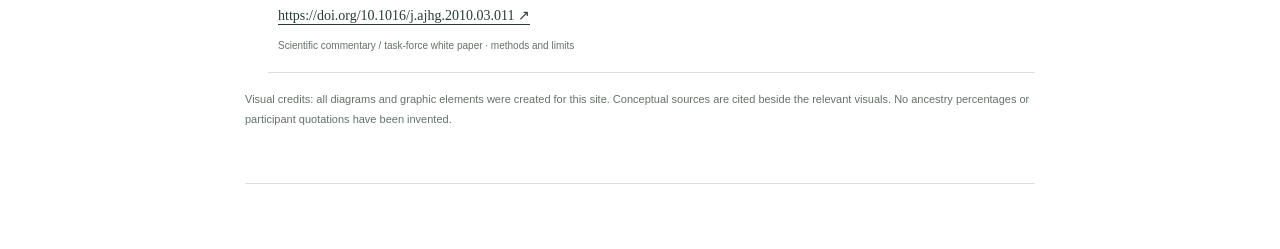
<file: print.html>
<!doctype html><html lang="en"><head><meta charset="utf-8"><meta name="viewport" content="width=device-width,initial-scale=1"><title>Complete readable copy | DNA, Identity &amp; Belonging</title><link rel="stylesheet" href="style.css"></head><body class="whole-site-print"><div class="print-toolbar"><button class="print" onclick="window.print()">Print / save a readable copy ↗</button><a href="references.html">Return to the website</a><p>Complete website · All eight tabs. Choose “Save as PDF” in your browser’s print dialog to save a copy.</p></div><main id="main"><p class="author-byline">Esra Shagifa</p><article class="print-entry"><section class="introduction"><p class="post-category">INTRODUCTION</p><h1>DNA ancestry tests<br>and racial identity</h1><p class="standfirst">If your ancestry estimate changed, would your identity change too?</p><p>This research blog explores what ancestry tests can tell us about our genetic background, the limits of those estimates, and how people interpret their results alongside family history, race, ethnicity, and cultural belonging.</p><div class="argument"><h2>The central argument</h2><p>DNA results can inform family research. Their meaning emerges through interpretation, family knowledge, and social experience. <a href="#ref-royal">(Royal et al., 2010;</a> <a href="#ref-roth2018">Roth &amp; Ivemark, 2018)</a></p></div></section></article><article class="print-entry"><section id="science"><div class="section-heading"><h2>How a sample becomes an estimate</h2><p>An ancestry result is an inference based on comparisons. It is not a direct reading of race or culture from DNA.</p></div><div class="process"><article><span>01</span><h3>Look at genetic variation</h3><p>Testing examines selected genetic markers in a person's DNA. Different tests follow different patterns of inheritance.</p></article><article><span>02</span><h3>Compare reference samples</h3><p>Patterns are compared with samples from people used to represent particular populations. Who is included in those samples matters.</p></article><article><span>03</span><h3>Infer an ancestry estimate</h3><p>Statistical methods estimate relationships to the reference groups. Labels, samples, and methods shape the result and its uncertainty.</p></article></div><p class="caption">Original explanatory diagram. Conceptual source: <a href="#ref-royal">Royal et al. (2010)</a>. This explains principles, not any company's current testing system.</p><div class="test-types"><h3>Different tests, different windows</h3><div><strong>Autosomal DNA</strong><p>Examines inherited variation across many family lines, rather than one direct maternal or paternal line.</p></div><div><strong>Mitochondrial DNA</strong><p>Follows a direct maternal line. That line is only one path through a much larger family tree.</p></div><div><strong>Y-chromosome DNA</strong><p>Follows a direct paternal line in people with a Y chromosome. It does not represent the whole family tree.</p></div></div><p class="caption">Source: <a href="#ref-royal">Royal et al. (2010)</a>.</p></section><section class="soft" id="ancestry"><div class="section-heading"><h2>Three meanings of ancestry</h2><p>A family connection, inherited DNA, and similarity to a reference sample describe different things. <a class="cite" href="#ref-mathieson">(Mathieson & Scally, 2020)</a></p></div><div class="ancestry-grid"><div class="tree" role="img" aria-label="An illustrative pedigree: four grandparents connect to two parents, who connect to one person. A highlighted path follows just one grandparent through one parent."><div class="tree-row"><i class="chosen">Grandparent</i><i>Grandparent</i><i>Grandparent</i><i>Grandparent</i></div><div class="branches">╲ &nbsp; ╱ &nbsp;&nbsp;&nbsp;&nbsp;&nbsp; ╲ &nbsp; ╱</div><div class="tree-row parents"><i class="chosen">Parent</i><i>Parent</i></div><div class="branches">╲ &nbsp;&nbsp;&nbsp;&nbsp; ╱</div><div class="tree-row"><i class="chosen">You</i></div><p class="caption">One highlighted path is only part of the tree. Original illustration; not a genetic inheritance calculator.</p></div><div><div id="concept"><h3>Genealogical ancestry</h3><p>Your genealogical ancestors are the people in your family pedigree. A place in that pedigree does not guarantee that a distant ancestor contributed an identifiable segment of DNA to you.</p><h3>Genetic ancestry</h3><p>Inherited DNA is a subset of your genealogical history. Recombination and inheritance mean that not every distant genealogical ancestor is represented by an identifiable DNA segment.</p><h3>Genetic similarity</h3><p>Similarity describes how your DNA compares with sampled people. The reference samples and comparison method shape the inferred connection; a similarity label is not a complete family tree or a measure of cultural belonging.</p></div><p class="caption">Conceptual source: <a href="#ref-mathieson">Mathieson & Scally (2020)</a>.</p></div></div></section></article><article class="print-entry"><section id="identity"><div class="section-heading"><h2>Ancestry, race, and identity</h2><p>These ideas can interact, but they answer different questions. Genetic variation does not establish a set of discrete biological races. <a class="cite" href="#ref-royal">(Royal et al., 2010; Mathieson & Scally, 2020)</a></p></div><div class="table-wrap"><table><caption>Four ways of understanding background and belonging</caption><thead><tr><th>Concept</th><th>What it describes</th><th>What a DNA result cannot settle</th></tr></thead><tbody><tr><th>Genetic ancestry</th><td>Inherited genetic relationships and inferred connections to sampled populations.</td><td>A complete family history or a final cultural identity.</td></tr><tr><th>Race</th><td>Social classifications shaped by history, institutions, and how people are perceived.</td><td>How someone is racialized in everyday life.</td></tr><tr><th>Ethnicity</th><td>Identification connected to shared histories, traditions, language, or origins.</td><td>Membership through a genetic percentage alone.</td></tr><tr><th>Cultural belonging</th><td>Relationships, participation, lived experience, and recognition by others.</td><td>Acceptance within a community.</td></tr></tbody></table></div><p class="caption">Synthesis based on Royal et al. (2010), Mathieson & Scally (2020), and Roth & Ivemark (2018).</p><aside class="pullquote"><h3>A genetic label can become a social story.<br>That does not make the label a biological race.</h3><p>Racial essentialism treats racial groups as having deep, fixed biological differences. Reading ancestry labels as natural racial boundaries can reproduce that assumption. The question is how people interpret the information. <a href="#ref-roth2020">(Roth et al., 2020)</a></p></aside></section><section id="evidence"><div class="section-heading"><h2>What can the studies tell us?</h2><p>These are different outcomes. The method matters when deciding what research can tell us.</p></div><div class="evidence-grid"><article><span class="tag">QUALITATIVE INTERVIEWS</span><h3>How do people interpret results?</h3><p>Drawing on 100 interviews across racial backgrounds, Roth and Ivemark describe selective interpretations shaped by desired identities and expectations of others' acceptance. Prior racialization also shapes the options people perceive.</p><p><strong>What this supports:</strong> an explanation of identity negotiation. Interviews do not provide causal proof or population-wide percentages.</p><a href="#ref-roth2018">Roth & Ivemark (2018) ↗</a></article><article><span class="tag">RANDOMIZED CONTROLLED TRIAL</span><h3>Does testing increase racial essentialism?</h3><p>In a trial among native-born White Americans, testing produced no significant average effect on racial essentialism. Secondary analyses linked different changes to baseline genetic knowledge.</p><p><strong>What this supports:</strong> evidence about testing in this study population. Knowledge was not randomly assigned; the study does not prove that genetics education prevents racism.</p><a href="#ref-roth2020">Roth et al. (2020) ↗</a></article></div></section></article><article class="print-entry"><section id="stories" class="dark"><h2>Maria and Pat: different questions of belonging</h2><p class="lead">Nelson's ethnographic research shows people interpreting results alongside family knowledge and personal hopes. These are reported cases, not personal experiences or independently verified ethnic matches.</p><div class="cases"><article><span>CASE 01 / MARIA</span><h3>Maria: seeking a specific connection</h3><p>Maria wanted a more specific African ethnic connection than broad migration information could offer. She planned to seek a reinterpretation of her results.</p><p class="case-take">Her goal shaped what counted as a meaningful answer.</p><a href="#ref-nelson">Nelson (2008), pp. 766–767 ↗</a></article><article><span>CASE 02 / PAT</span><h3>Pat: when a result conflicts with family knowledge</h3><p>Pat's reported maternal-line match conflicted with family knowledge. She responded with uncertainty, rather than immediately accepting a new identity.</p><p class="case-take">Family evidence remained part of the interpretation.</p><a href="#ref-nelson">Nelson (2008), pp. 768–769 ↗</a></article></div><div class="case-comparison"><h3>What the two experiences reveal</h3><p>Maria and Pat brought different questions to testing. Maria sought information specific enough to establish the African ethnic connection she wanted to explore; broad migration information did not satisfy that goal. Pat encountered a reported maternal-line match that conflicted with what she already knew about her family. Maria’s response involved seeking a more useful interpretation, while Pat’s involved uncertainty about how to reconcile competing accounts. <a class="cite" href="#ref-nelson">(Nelson, 2008, pp. 766–769)</a></p><p>Read together, these cases suggest that the meaning of a result depends partly on the question a person brings to testing and the knowledge against which they assess the answer. Greater genetic detail does not automatically produce a clearer sense of belonging. This interpretation also connects with Roth and Ivemark’s account of identity claims shaped by personal aspirations and anticipated social acceptance. <a class="cite" href="#ref-roth2018">(Roth &amp; Ivemark, 2018)</a></p></div><div class="reader"><h3>What would you turn to if a DNA result challenged your family story?</h3></div><p class="caption">Together, the cases suggest that scientific information may leave questions of belonging unresolved because those questions involve specificity, trust, and social relationships. These detailed accounts do not show how all consumers respond.</p></section></article><article class="print-entry"><section class="soft" id="course"><h2>Connections to course readings</h2><p class="lead">Three readings from <em>Racism, Not Race</em> connect the science of ancestry testing with the history and social consequences of racial classification.</p><details open><summary>Cultural, geographic, and genetic ancestry</summary><p>Chapter 9 distinguishes cultural, geographic, and genetic ancestry. These forms can overlap without being interchangeable (Graves &amp; Goodman, 2022c). A genetic connection cannot describe every tradition, language, relationship, or experience that shapes belonging.</p><p>Mathieson and Scally (2020) add a further distinction between genealogical ancestry, inherited DNA, and genetic similarity. Together, these readings help explain why a DNA estimate cannot provide a complete account of identity.</p><a class="cite" href="#ref-graves2022c">Course reading: DNA and ancestry testing, pp. 179–196 ↗</a></details><details open><summary>How racial categories gained biological authority</summary><p>In “How Did Race Become Biological?,” Graves and Goodman (2022a) trace how racial classifications gained authority through social beliefs, laws, and scientific claims.</p><p>This history raises a question for interpreting ancestry tests: why might categories presented as scientific measurements be read as evidence of biological races? My interpretation is that explaining testing methods alone is not enough; the assumption connecting genetic labels to racial boundaries also needs to be examined. Roth et al. (2020) add empirical research on beliefs about racial biology.</p><a class="cite" href="#ref-graves2022a">Course reading: How did race become biological?, pp. 21–41 ↗</a></details><details open><summary>Race, racism, and unequal power</summary><p>Chapter 8 explains racism through institutions and unequal access to power (Graves &amp; Goodman, 2022b). Recognizing that humans do not form discrete biological races does not erase the consequences of racial classification.</p><p>This connection matters for communicating the project's argument: the limits of genetic explanations must be discussed while taking lived experiences of racism seriously. Nelson (2008) and Roth and Ivemark (2018) show how family knowledge, personal goals, and anticipated acceptance shape the interpretation of ancestry results.</p><a class="cite" href="#ref-graves2022b">Course reading: Institutional and systemic racism, pp. 158–178 ↗</a></details></section></article><article class="print-entry"><section id="reflection"><div class="section-heading"><h2>Personal reflection</h2></div><div class="reflection-box"><p>Researching this topic helped me separate genetic ancestry from racial and cultural identity more clearly. Before this project, I understood that race was socially constructed, but I had not fully considered how ancestry percentages could still encourage people to think of identity as something measurable through DNA. <a href="#ref-graves2022c">Graves and Goodman’s distinction between cultural, geographic, and genetic ancestry</a> helped me understand why knowing more about someone’s genetic background does not tell us everything about their identity.</p><p>Pat’s experience in <a href="#ref-nelson">Nelson’s (2008) study</a> challenged my assumption that receiving ancestry results would necessarily give someone a clearer sense of belonging. Her results conflicted with family knowledge and created uncertainty. This made me consider how people interpret genetic information alongside stories, relationships, and expectations rather than simply accepting it as a complete answer.</p><p>For the website, I chose a comparison table to make the different meanings of ancestry easier to understand. I also used a process diagram to explain how ancestry estimates are produced. One difficulty was simplifying the science without making the results sound more precise than they are. During revision, I changed wording that suggested a test could “identify someone’s ethnicity” to wording explaining that it estimates genetic ancestry through comparisons with reference populations.</p><p>This learning connects to the ANTHRO 2278A-650 syllabus outcome to “recognize that race does not exist as a biological category,” as well as the outcome to “Demonstrate the role of culture and society in shaping specific ethnic and racial distinctions.” The process diagram applies the first idea by explaining ancestry estimates as comparisons with reference populations rather than tests of racial membership. The comparison table and Pat’s experience apply the second by showing how family knowledge, cultural relationships, and social expectations shape the meaning people give their results. Applying these outcomes to ancestry testing helped me move beyond defining race as socially constructed and examine how everyday interpretations of scientific information can reinforce racial categories.</p></div></section></article><article class="print-entry"><section id="conclusion" class="soft"><h2>Would a changed estimate change your identity?</h2><p class="lead">A changed ancestry estimate may change what someone knows about their genetic connections, but its meaning for identity depends on family knowledge, cultural relationships, and social experience. <a class="cite" href="#ref-nelson">(Nelson, 2008;</a> <a class="cite" href="#ref-roth2018">Roth &amp; Ivemark, 2018)</a></p><p>The research shows why ancestry testing can provide useful information without resolving every question about belonging. Genetic ancestry, family pedigree, and cultural identity describe different aspects of a person’s background. <a class="cite" href="#ref-mathieson">(Mathieson &amp; Scally, 2020;</a> <a class="cite" href="#ref-graves2022c">Graves &amp; Goodman, 2022c)</a></p><p>Interpreting a result therefore requires asking both how the estimate was produced and what conclusions it can reasonably support. Reference populations and statistical methods shape the inference; the result cannot, by itself, define the whole person. <a class="cite" href="#ref-royal">(Royal et al., 2010)</a></p></section></article><article class="print-entry"><section id="sources" class="sources"><h2>References</h2><p>The sources below support the scientific explanations, documented cases, and course connections presented throughout this website. Links lead to the original journal publications.</p><ol><li id="ref-graves2022a">Graves, J. L., Jr., &amp; Goodman, A. H. (2022a). How did race become biological? In <em>Racism, not race: Answers to frequently asked questions</em> (pp. 21–41). Columbia University Press.<small>Course reading · historical construction of biological race</small></li><li id="ref-graves2022b">Graves, J. L., Jr., &amp; Goodman, A. H. (2022b). Driving while Black and other deadly realities of institutional and systemic racism. In <em>Racism, not race: Answers to frequently asked questions</em> (pp. 158–178). Columbia University Press.<small>Course reading · institutional and systemic racism</small></li><li id="ref-graves2022c">Graves, J. L., Jr., &amp; Goodman, A. H. (2022c). DNA and ancestry testing. In <em>Racism, not race: Answers to frequently asked questions</em> (pp. 179–196). Columbia University Press.<small>Course reading · cultural, geographic, and genetic ancestry</small></li><li id="ref-mathieson">Mathieson, I., & Scally, A. (2020). What is ancestry? <em>PLOS Genetics, 16</em>(3), e1008624. <a href="https://doi.org/10.1371/journal.pgen.1008624">https://doi.org/10.1371/journal.pgen.1008624 ↗</a><small>Scholarly opinion · ancestry concepts</small></li><li id="ref-nelson">Nelson, A. (2008). Bio science: Genetic genealogy testing and the pursuit of African ancestry. <em>Social Studies of Science, 38</em>(5), 759–783. <a href="https://doi.org/10.1177/0306312708091929">https://doi.org/10.1177/0306312708091929 ↗</a><small>Ethnographic research · reported cases</small></li><li id="ref-roth2018">Roth, W. D., & Ivemark, B. (2018). Genetic options: The impact of genetic ancestry testing on consumers’ racial and ethnic identities. <em>American Journal of Sociology, 124</em>(1), 150–184. <a href="https://doi.org/10.1086/697487">https://doi.org/10.1086/697487 ↗</a><small>Qualitative research · summary based on publisher abstract</small></li><li id="ref-roth2020">Roth, W. D., Yaylacı, Ş., Jaffe, K., & Richardson, L. (2020). Do genetic ancestry tests increase racial essentialism? Findings from a randomized controlled trial. <em>PLOS ONE, 15</em>(1), e0227399. <a href="https://doi.org/10.1371/journal.pone.0227399">https://doi.org/10.1371/journal.pone.0227399 ↗</a><small>Randomized controlled trial · beliefs about racial biology</small></li><li id="ref-royal">Royal, C. D., Novembre, J., Fullerton, S. M., Goldstein, D. B., Long, J. C., Bamshad, M. J., & Clark, A. G. (2010). Inferring genetic ancestry: Opportunities, challenges, and implications. <em>The American Journal of Human Genetics, 86</em>(5), 661–673. <a href="https://doi.org/10.1016/j.ajhg.2010.03.011">https://doi.org/10.1016/j.ajhg.2010.03.011 ↗</a><small>Scientific commentary / task-force white paper · methods and limits</small></li></ol><p class="caption">Visual credits: all diagrams and graphic elements were created for this site. Conceptual sources are cited beside the relevant visuals. No ancestry percentages or participant quotations have been invented.</p></section></article></main><script src="print.js"></script></body></html>
</file>
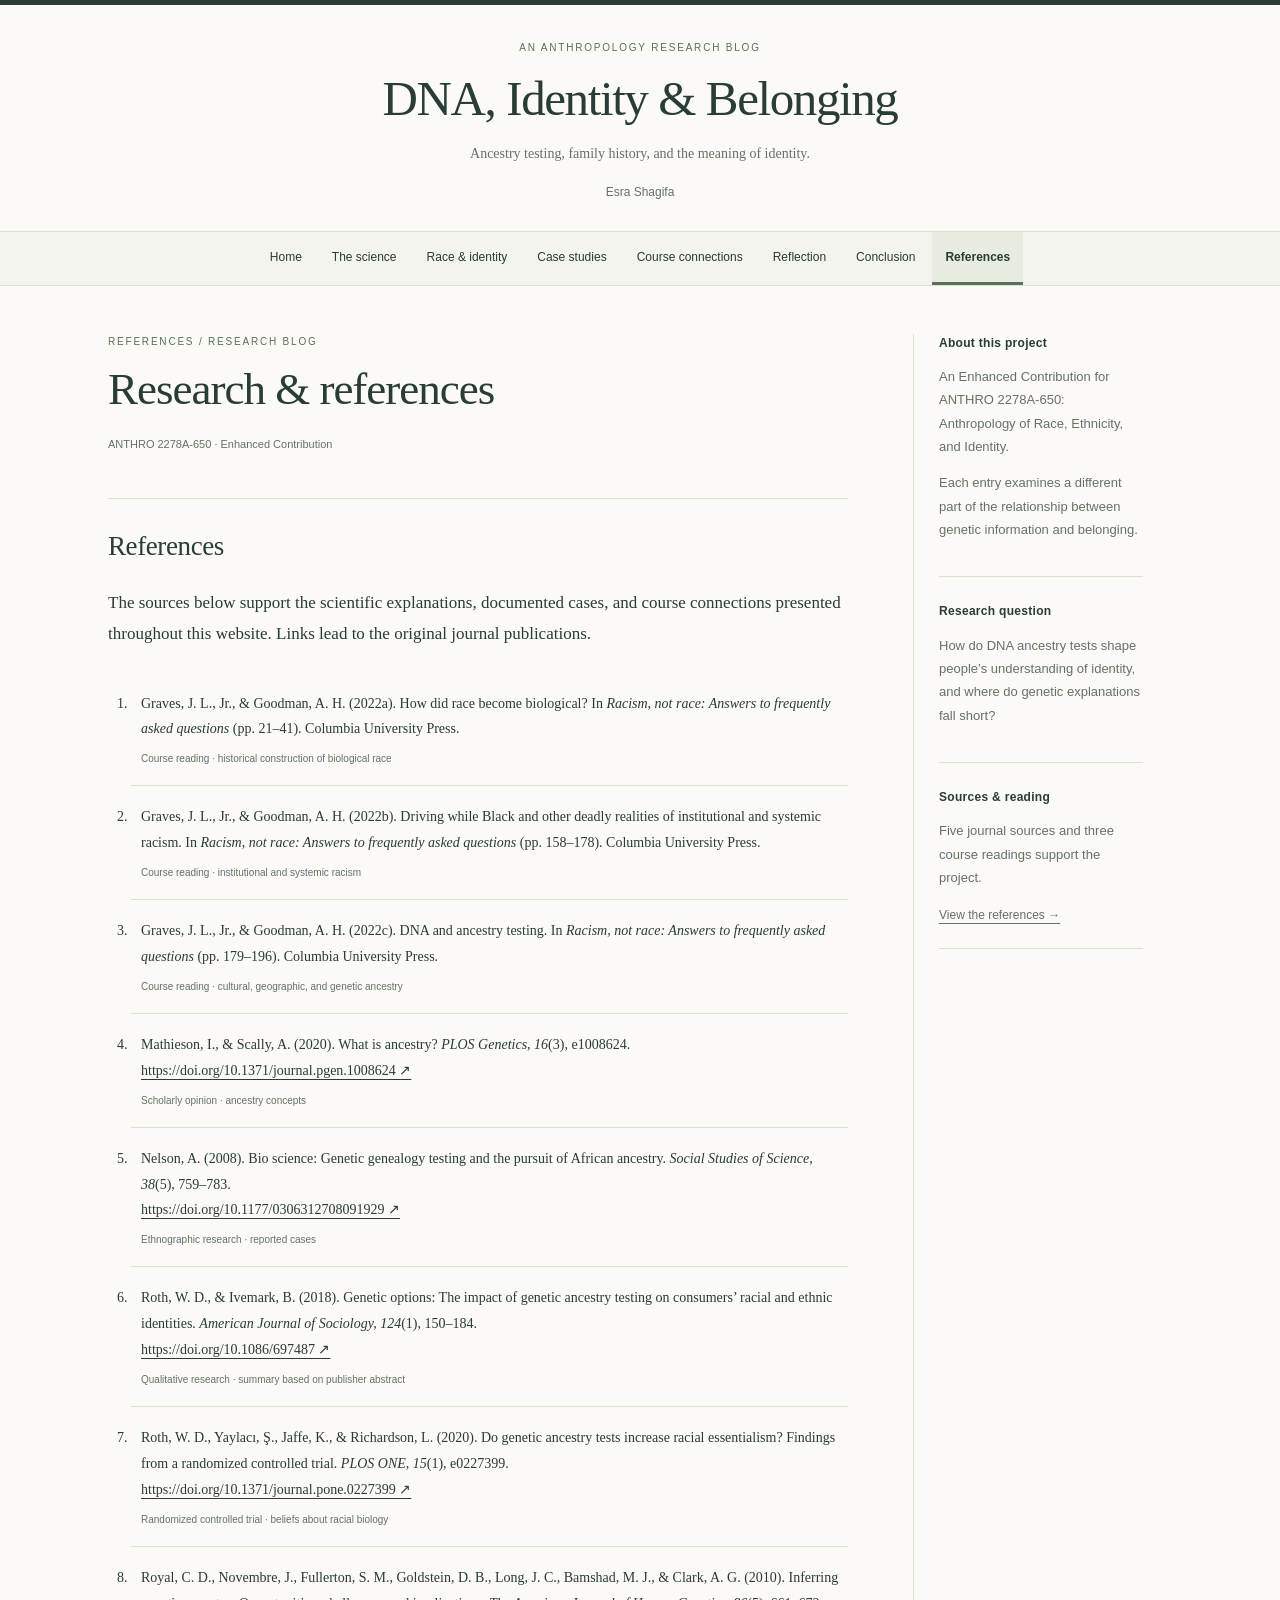
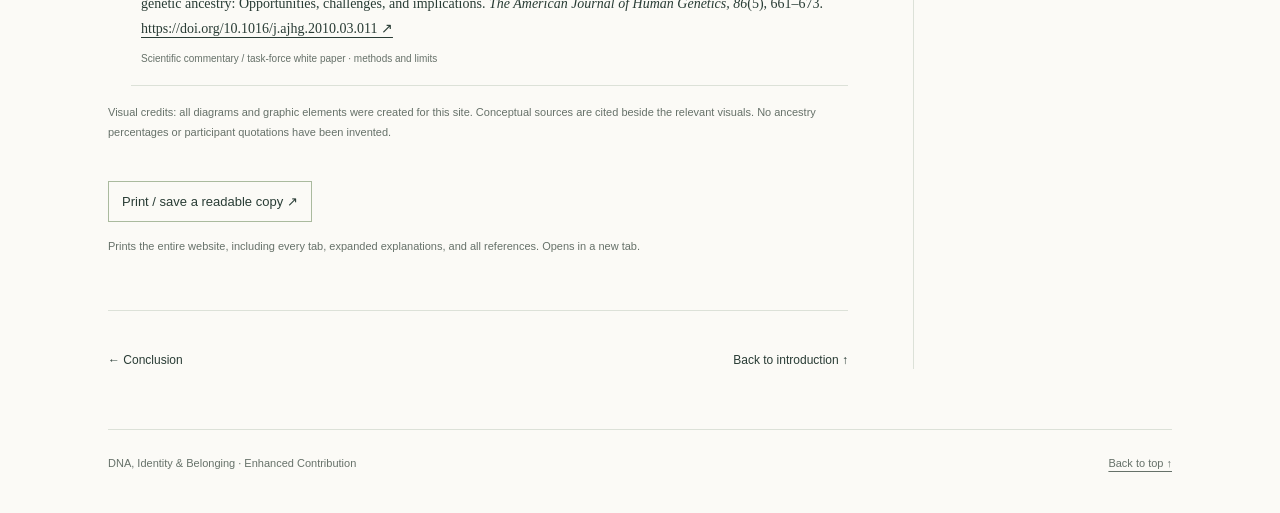
<file: references.html>
<!doctype html><html lang="en"><head><meta charset="utf-8"><meta name="viewport" content="width=device-width,initial-scale=1"><meta name="description" content="A research blog exploring DNA ancestry testing, race, ethnicity, and belonging."><title>Research &amp; references | DNA, Identity &amp; Belonging</title><link rel="stylesheet" href="style.css"></head><body><a class="skip" href="#main">Skip to content</a><header class="masthead"><div class="masthead-inner"><p class="site-kicker">AN ANTHROPOLOGY RESEARCH BLOG</p><a class="site-title" href="index.html">DNA, Identity &amp; Belonging</a><p class="site-description">Ancestry testing, family history, and the meaning of identity.</p><p class="author-byline">Esra Shagifa</p></div></header><nav class="site-tabs" aria-label="Blog sections"><div><a href="index.html">Home</a><a href="science.html">The science</a><a href="identity.html">Race & identity</a><a href="stories.html">Case studies</a><a href="course.html">Course connections</a><a href="reflection.html">Reflection</a><a href="conclusion.html">Conclusion</a><a href="references.html" aria-current="page">References</a></div></nav><div class="blog-layout"><main id="main"><div class="post-heading"><p class="post-category">REFERENCES / RESEARCH BLOG</p><h1>Research & references</h1><p class="post-meta">ANTHRO 2278A-650 · Enhanced Contribution</p></div><section id="sources" class="sources"><h2>References</h2><p>The sources below support the scientific explanations, documented cases, and course connections presented throughout this website. Links lead to the original journal publications.</p><ol><li id="ref-graves2022a">Graves, J. L., Jr., &amp; Goodman, A. H. (2022a). How did race become biological? In <em>Racism, not race: Answers to frequently asked questions</em> (pp. 21–41). Columbia University Press.<small>Course reading · historical construction of biological race</small></li><li id="ref-graves2022b">Graves, J. L., Jr., &amp; Goodman, A. H. (2022b). Driving while Black and other deadly realities of institutional and systemic racism. In <em>Racism, not race: Answers to frequently asked questions</em> (pp. 158–178). Columbia University Press.<small>Course reading · institutional and systemic racism</small></li><li id="ref-graves2022c">Graves, J. L., Jr., &amp; Goodman, A. H. (2022c). DNA and ancestry testing. In <em>Racism, not race: Answers to frequently asked questions</em> (pp. 179–196). Columbia University Press.<small>Course reading · cultural, geographic, and genetic ancestry</small></li><li id="ref-mathieson">Mathieson, I., & Scally, A. (2020). What is ancestry? <em>PLOS Genetics, 16</em>(3), e1008624. <a href="https://doi.org/10.1371/journal.pgen.1008624">https://doi.org/10.1371/journal.pgen.1008624 ↗</a><small>Scholarly opinion · ancestry concepts</small></li><li id="ref-nelson">Nelson, A. (2008). Bio science: Genetic genealogy testing and the pursuit of African ancestry. <em>Social Studies of Science, 38</em>(5), 759–783. <a href="https://doi.org/10.1177/0306312708091929">https://doi.org/10.1177/0306312708091929 ↗</a><small>Ethnographic research · reported cases</small></li><li id="ref-roth2018">Roth, W. D., & Ivemark, B. (2018). Genetic options: The impact of genetic ancestry testing on consumers’ racial and ethnic identities. <em>American Journal of Sociology, 124</em>(1), 150–184. <a href="https://doi.org/10.1086/697487">https://doi.org/10.1086/697487 ↗</a><small>Qualitative research · summary based on publisher abstract</small></li><li id="ref-roth2020">Roth, W. D., Yaylacı, Ş., Jaffe, K., & Richardson, L. (2020). Do genetic ancestry tests increase racial essentialism? Findings from a randomized controlled trial. <em>PLOS ONE, 15</em>(1), e0227399. <a href="https://doi.org/10.1371/journal.pone.0227399">https://doi.org/10.1371/journal.pone.0227399 ↗</a><small>Randomized controlled trial · beliefs about racial biology</small></li><li id="ref-royal">Royal, C. D., Novembre, J., Fullerton, S. M., Goldstein, D. B., Long, J. C., Bamshad, M. J., & Clark, A. G. (2010). Inferring genetic ancestry: Opportunities, challenges, and implications. <em>The American Journal of Human Genetics, 86</em>(5), 661–673. <a href="https://doi.org/10.1016/j.ajhg.2010.03.011">https://doi.org/10.1016/j.ajhg.2010.03.011 ↗</a><small>Scientific commentary / task-force white paper · methods and limits</small></li></ol><p class="caption">Visual credits: all diagrams and graphic elements were created for this site. Conceptual sources are cited beside the relevant visuals. No ancestry percentages or participant quotations have been invented.</p><a class="print print-all" href="print.html?print=1" target="_blank" rel="noopener">Print / save a readable copy ↗</a><p class="caption">Prints the entire website, including every tab, expanded explanations, and all references. Opens in a new tab.</p></section><nav class="post-pagination" aria-label="Entry navigation"><a href="conclusion.html">← Conclusion</a><a href="index.html">Back to introduction ↑</a></nav></main><aside class="sidebar"><div><h2>About this project</h2><p>An Enhanced Contribution for ANTHRO 2278A-650: Anthropology of Race, Ethnicity, and Identity.</p><p>Each entry examines a different part of the relationship between genetic information and belonging.</p></div><div><h2>Research question</h2><p>How do DNA ancestry tests shape people’s understanding of identity, and where do genetic explanations fall short?</p></div><div><h2>Sources &amp; reading</h2><p>Five journal sources and three course readings support the project.</p><a href="references.html">View the references →</a></div></aside></div><footer><p>DNA, Identity &amp; Belonging <span>· Enhanced Contribution</span></p><a href="#main">Back to top ↑</a></footer><script src="app.js"></script></body></html>
</file>
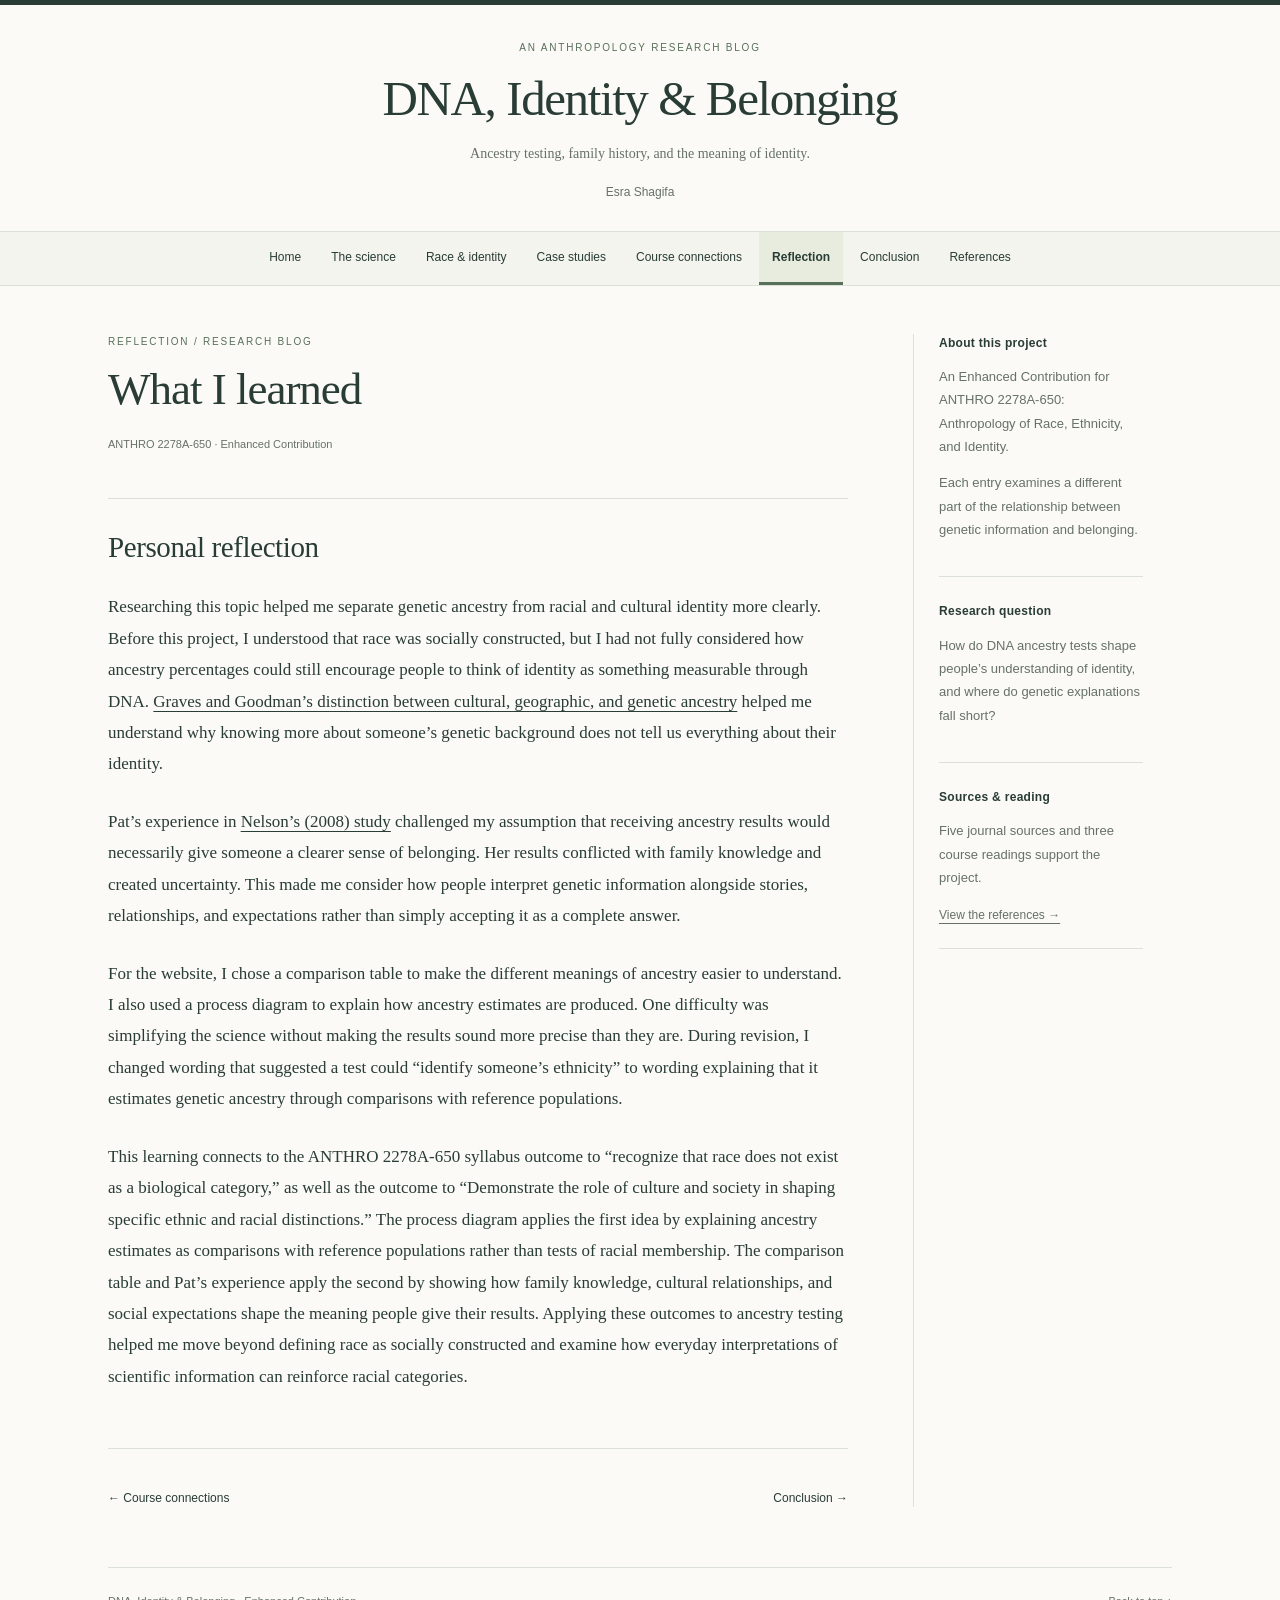
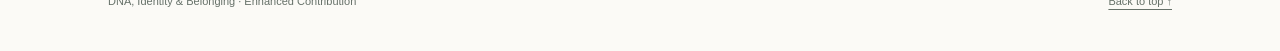
<file: reflection.html>
<!doctype html><html lang="en"><head><meta charset="utf-8"><meta name="viewport" content="width=device-width,initial-scale=1"><meta name="description" content="A research blog exploring DNA ancestry testing, race, ethnicity, and belonging."><title>What I learned | DNA, Identity &amp; Belonging</title><link rel="stylesheet" href="style.css"></head><body><a class="skip" href="#main">Skip to content</a><header class="masthead"><div class="masthead-inner"><p class="site-kicker">AN ANTHROPOLOGY RESEARCH BLOG</p><a class="site-title" href="index.html">DNA, Identity &amp; Belonging</a><p class="site-description">Ancestry testing, family history, and the meaning of identity.</p><p class="author-byline">Esra Shagifa</p></div></header><nav class="site-tabs" aria-label="Blog sections"><div><a href="index.html">Home</a><a href="science.html">The science</a><a href="identity.html">Race & identity</a><a href="stories.html">Case studies</a><a href="course.html">Course connections</a><a href="reflection.html" aria-current="page">Reflection</a><a href="conclusion.html">Conclusion</a><a href="references.html">References</a></div></nav><div class="blog-layout"><main id="main"><div class="post-heading"><p class="post-category">REFLECTION / RESEARCH BLOG</p><h1>What I learned</h1><p class="post-meta">ANTHRO 2278A-650 · Enhanced Contribution</p></div><section id="reflection"><div class="section-heading"><h2>Personal reflection</h2></div><div class="reflection-box"><p>Researching this topic helped me separate genetic ancestry from racial and cultural identity more clearly. Before this project, I understood that race was socially constructed, but I had not fully considered how ancestry percentages could still encourage people to think of identity as something measurable through DNA. <a href="references.html#ref-graves2022c">Graves and Goodman’s distinction between cultural, geographic, and genetic ancestry</a> helped me understand why knowing more about someone’s genetic background does not tell us everything about their identity.</p><p>Pat’s experience in <a href="references.html#ref-nelson">Nelson’s (2008) study</a> challenged my assumption that receiving ancestry results would necessarily give someone a clearer sense of belonging. Her results conflicted with family knowledge and created uncertainty. This made me consider how people interpret genetic information alongside stories, relationships, and expectations rather than simply accepting it as a complete answer.</p><p>For the website, I chose a comparison table to make the different meanings of ancestry easier to understand. I also used a process diagram to explain how ancestry estimates are produced. One difficulty was simplifying the science without making the results sound more precise than they are. During revision, I changed wording that suggested a test could “identify someone’s ethnicity” to wording explaining that it estimates genetic ancestry through comparisons with reference populations.</p><p>This learning connects to the ANTHRO 2278A-650 syllabus outcome to “recognize that race does not exist as a biological category,” as well as the outcome to “Demonstrate the role of culture and society in shaping specific ethnic and racial distinctions.” The process diagram applies the first idea by explaining ancestry estimates as comparisons with reference populations rather than tests of racial membership. The comparison table and Pat’s experience apply the second by showing how family knowledge, cultural relationships, and social expectations shape the meaning people give their results. Applying these outcomes to ancestry testing helped me move beyond defining race as socially constructed and examine how everyday interpretations of scientific information can reinforce racial categories.</p></div></section><nav class="post-pagination" aria-label="Entry navigation"><a href="course.html">← Course connections</a><a href="conclusion.html">Conclusion →</a></nav></main><aside class="sidebar"><div><h2>About this project</h2><p>An Enhanced Contribution for ANTHRO 2278A-650: Anthropology of Race, Ethnicity, and Identity.</p><p>Each entry examines a different part of the relationship between genetic information and belonging.</p></div><div><h2>Research question</h2><p>How do DNA ancestry tests shape people’s understanding of identity, and where do genetic explanations fall short?</p></div><div><h2>Sources &amp; reading</h2><p>Five journal sources and three course readings support the project.</p><a href="references.html">View the references →</a></div></aside></div><footer><p>DNA, Identity &amp; Belonging <span>· Enhanced Contribution</span></p><a href="#main">Back to top ↑</a></footer><script src="app.js"></script></body></html>
</file>
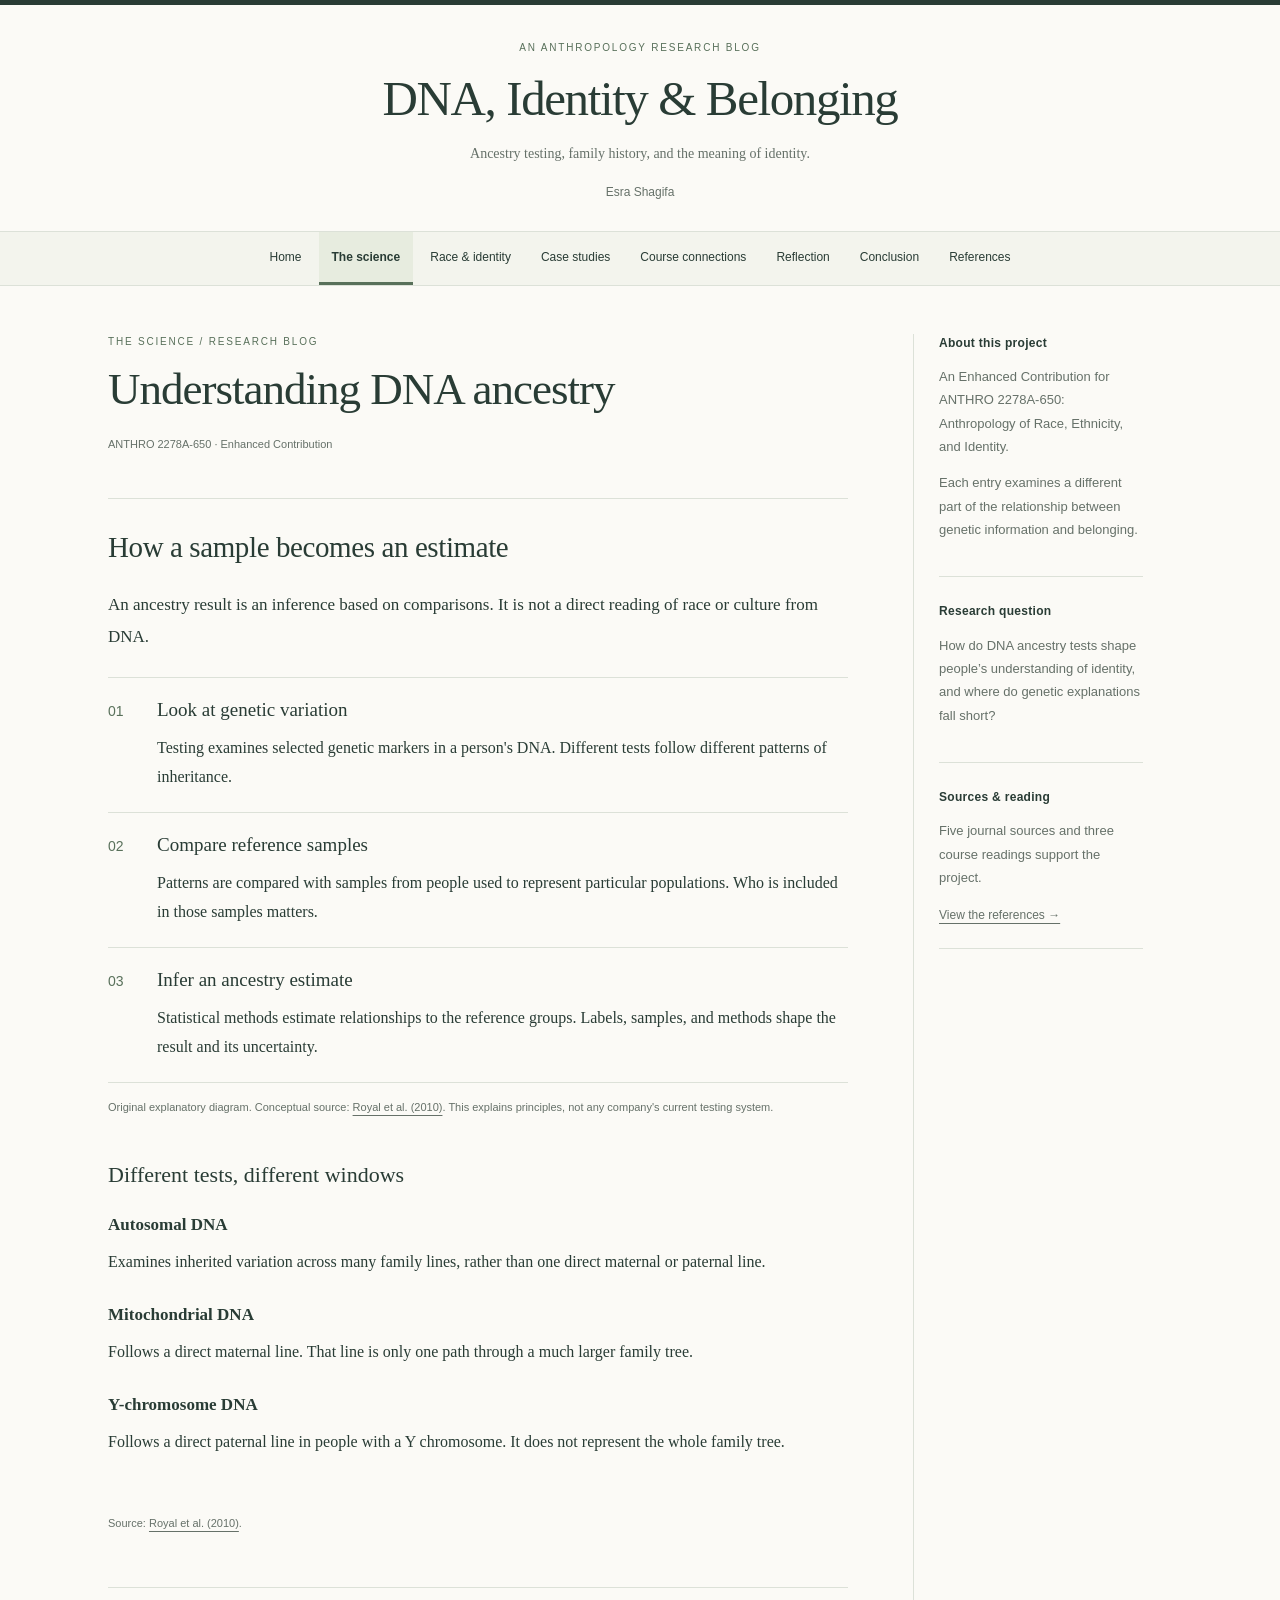
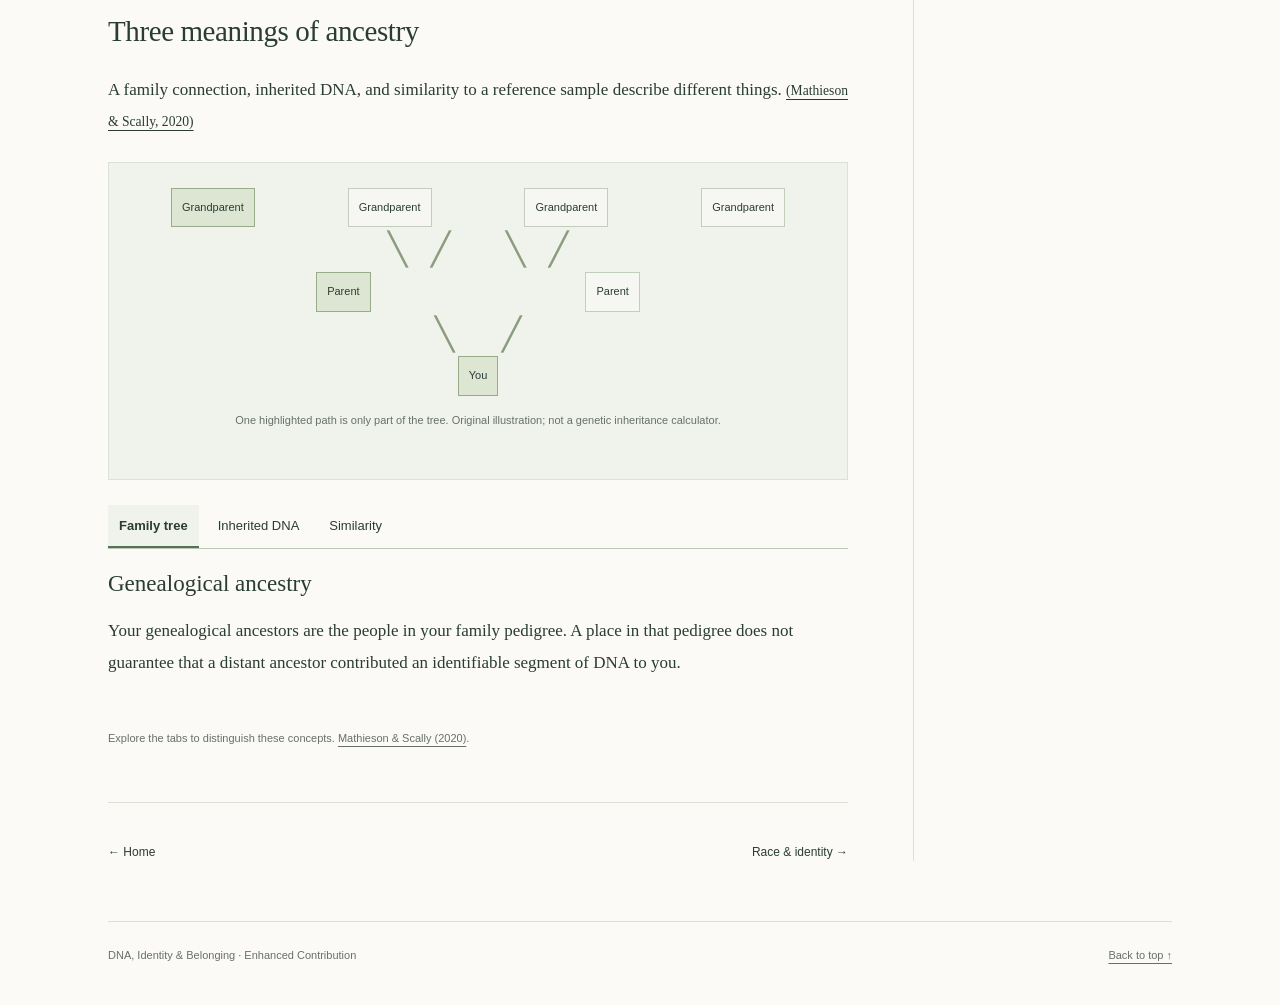
<file: science.html>
<!doctype html><html lang="en"><head><meta charset="utf-8"><meta name="viewport" content="width=device-width,initial-scale=1"><meta name="description" content="A research blog exploring DNA ancestry testing, race, ethnicity, and belonging."><title>Understanding DNA ancestry | DNA, Identity &amp; Belonging</title><link rel="stylesheet" href="style.css"></head><body><a class="skip" href="#main">Skip to content</a><header class="masthead"><div class="masthead-inner"><p class="site-kicker">AN ANTHROPOLOGY RESEARCH BLOG</p><a class="site-title" href="index.html">DNA, Identity &amp; Belonging</a><p class="site-description">Ancestry testing, family history, and the meaning of identity.</p><p class="author-byline">Esra Shagifa</p></div></header><nav class="site-tabs" aria-label="Blog sections"><div><a href="index.html">Home</a><a href="science.html" aria-current="page">The science</a><a href="identity.html">Race & identity</a><a href="stories.html">Case studies</a><a href="course.html">Course connections</a><a href="reflection.html">Reflection</a><a href="conclusion.html">Conclusion</a><a href="references.html">References</a></div></nav><div class="blog-layout"><main id="main"><div class="post-heading"><p class="post-category">THE SCIENCE / RESEARCH BLOG</p><h1>Understanding DNA ancestry</h1><p class="post-meta">ANTHRO 2278A-650 · Enhanced Contribution</p></div><section id="science"><div class="section-heading"><h2>How a sample becomes an estimate</h2><p>An ancestry result is an inference based on comparisons. It is not a direct reading of race or culture from DNA.</p></div><div class="process"><article><span>01</span><h3>Look at genetic variation</h3><p>Testing examines selected genetic markers in a person's DNA. Different tests follow different patterns of inheritance.</p></article><article><span>02</span><h3>Compare reference samples</h3><p>Patterns are compared with samples from people used to represent particular populations. Who is included in those samples matters.</p></article><article><span>03</span><h3>Infer an ancestry estimate</h3><p>Statistical methods estimate relationships to the reference groups. Labels, samples, and methods shape the result and its uncertainty.</p></article></div><p class="caption">Original explanatory diagram. Conceptual source: <a href="references.html#ref-royal">Royal et al. (2010)</a>. This explains principles, not any company's current testing system.</p><div class="test-types"><h3>Different tests, different windows</h3><div><strong>Autosomal DNA</strong><p>Examines inherited variation across many family lines, rather than one direct maternal or paternal line.</p></div><div><strong>Mitochondrial DNA</strong><p>Follows a direct maternal line. That line is only one path through a much larger family tree.</p></div><div><strong>Y-chromosome DNA</strong><p>Follows a direct paternal line in people with a Y chromosome. It does not represent the whole family tree.</p></div></div><p class="caption">Source: <a href="references.html#ref-royal">Royal et al. (2010)</a>.</p></section><section class="soft" id="ancestry"><div class="section-heading"><h2>Three meanings of ancestry</h2><p>A family connection, inherited DNA, and similarity to a reference sample describe different things. <a class="cite" href="references.html#ref-mathieson">(Mathieson & Scally, 2020)</a></p></div><div class="ancestry-grid"><div class="tree" role="img" aria-label="An illustrative pedigree: four grandparents connect to two parents, who connect to one person. A highlighted path follows just one grandparent through one parent."><div class="tree-row"><i class="chosen">Grandparent</i><i>Grandparent</i><i>Grandparent</i><i>Grandparent</i></div><div class="branches">╲ &nbsp; ╱ &nbsp;&nbsp;&nbsp;&nbsp;&nbsp; ╲ &nbsp; ╱</div><div class="tree-row parents"><i class="chosen">Parent</i><i>Parent</i></div><div class="branches">╲ &nbsp;&nbsp;&nbsp;&nbsp; ╱</div><div class="tree-row"><i class="chosen">You</i></div><p class="caption">One highlighted path is only part of the tree. Original illustration; not a genetic inheritance calculator.</p></div><div><div class="tabs" role="tablist" aria-label="Ancestry concepts"><button role="tab" aria-selected="true" aria-controls="concept" id="tab-0" data-tab="0">Family tree</button><button role="tab" aria-selected="false" aria-controls="concept" id="tab-1" data-tab="1">Inherited DNA</button><button role="tab" aria-selected="false" aria-controls="concept" id="tab-2" data-tab="2">Similarity</button></div><div id="concept" role="tabpanel" aria-labelledby="tab-0" tabindex="0"><h3>Genealogical ancestry</h3><p>Your genealogical ancestors are the people in your family pedigree. A place in that pedigree does not guarantee that a distant ancestor contributed an identifiable segment of DNA to you.</p></div><p class="caption">Explore the tabs to distinguish these concepts. <a href="references.html#ref-mathieson">Mathieson & Scally (2020)</a>.</p></div></div></section><nav class="post-pagination" aria-label="Entry navigation"><a href="index.html">← Home</a><a href="identity.html">Race & identity →</a></nav></main><aside class="sidebar"><div><h2>About this project</h2><p>An Enhanced Contribution for ANTHRO 2278A-650: Anthropology of Race, Ethnicity, and Identity.</p><p>Each entry examines a different part of the relationship between genetic information and belonging.</p></div><div><h2>Research question</h2><p>How do DNA ancestry tests shape people’s understanding of identity, and where do genetic explanations fall short?</p></div><div><h2>Sources &amp; reading</h2><p>Five journal sources and three course readings support the project.</p><a href="references.html">View the references →</a></div></aside></div><footer><p>DNA, Identity &amp; Belonging <span>· Enhanced Contribution</span></p><a href="#main">Back to top ↑</a></footer><script src="app.js"></script></body></html>
</file>
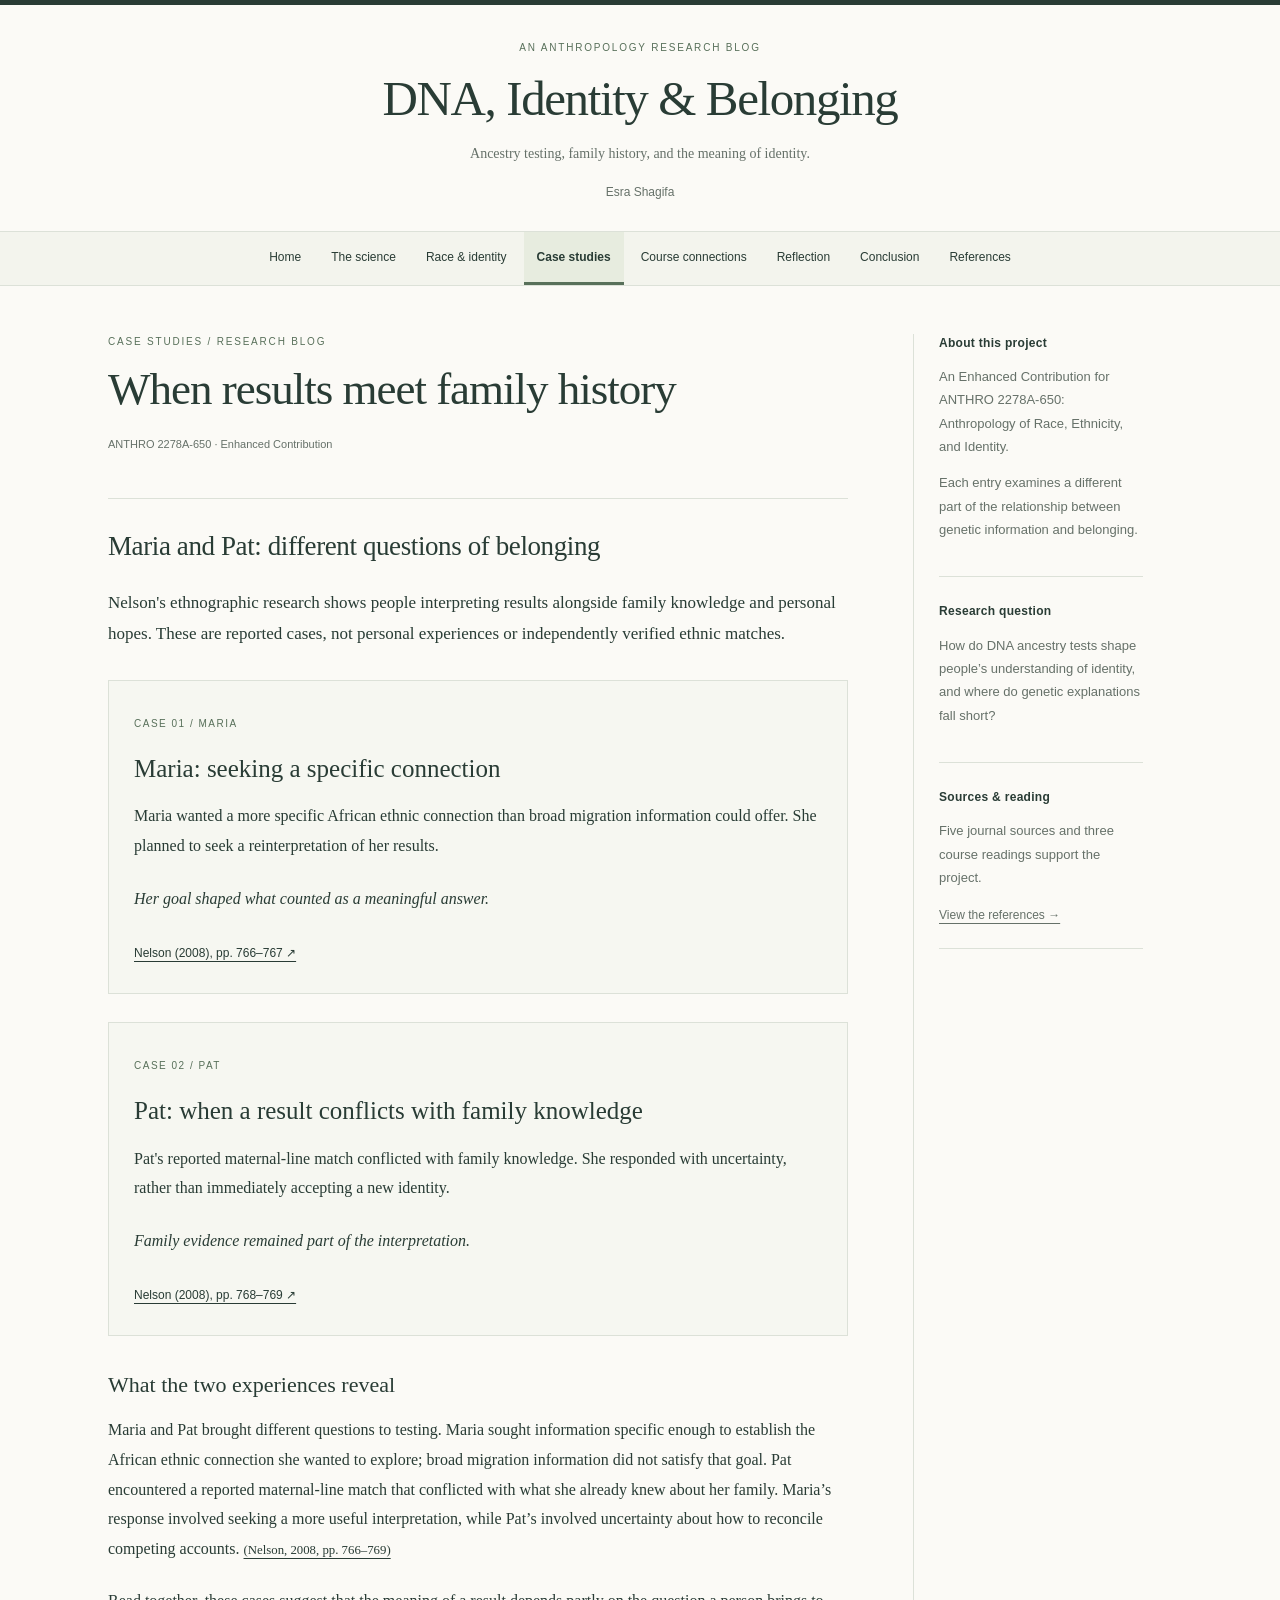
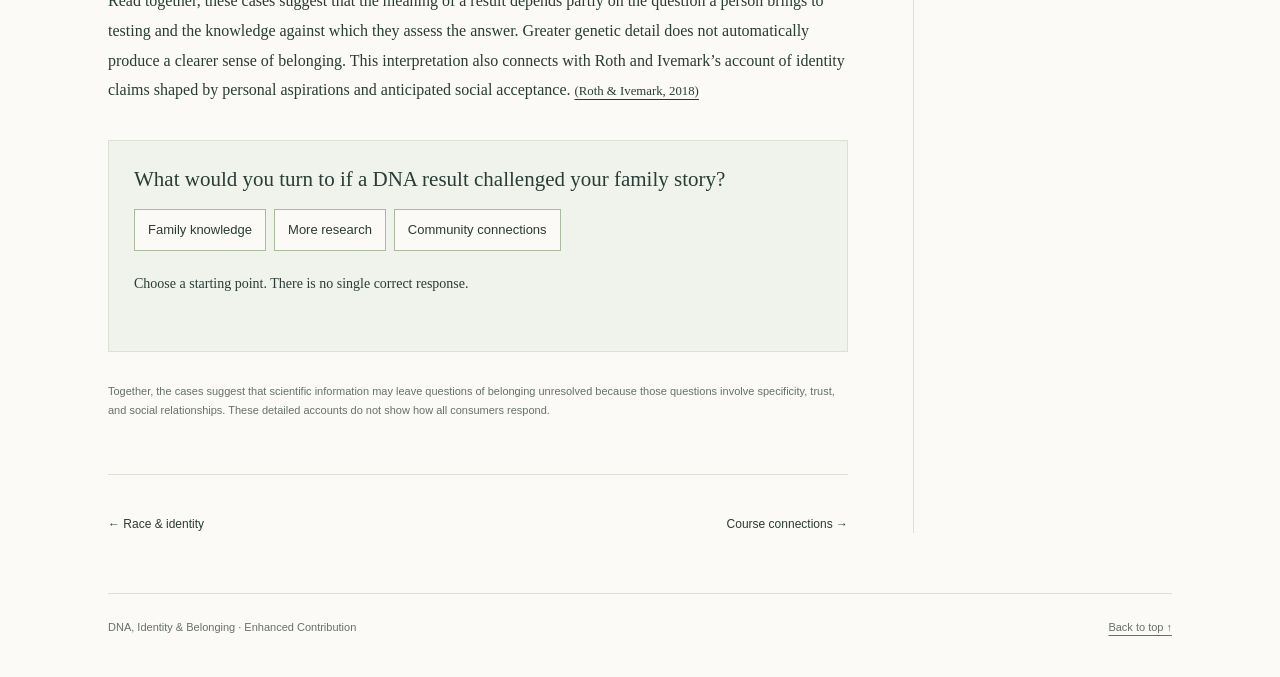
<file: stories.html>
<!doctype html><html lang="en"><head><meta charset="utf-8"><meta name="viewport" content="width=device-width,initial-scale=1"><meta name="description" content="A research blog exploring DNA ancestry testing, race, ethnicity, and belonging."><title>When results meet family history | DNA, Identity &amp; Belonging</title><link rel="stylesheet" href="style.css"></head><body><a class="skip" href="#main">Skip to content</a><header class="masthead"><div class="masthead-inner"><p class="site-kicker">AN ANTHROPOLOGY RESEARCH BLOG</p><a class="site-title" href="index.html">DNA, Identity &amp; Belonging</a><p class="site-description">Ancestry testing, family history, and the meaning of identity.</p><p class="author-byline">Esra Shagifa</p></div></header><nav class="site-tabs" aria-label="Blog sections"><div><a href="index.html">Home</a><a href="science.html">The science</a><a href="identity.html">Race & identity</a><a href="stories.html" aria-current="page">Case studies</a><a href="course.html">Course connections</a><a href="reflection.html">Reflection</a><a href="conclusion.html">Conclusion</a><a href="references.html">References</a></div></nav><div class="blog-layout"><main id="main"><div class="post-heading"><p class="post-category">CASE STUDIES / RESEARCH BLOG</p><h1>When results meet family history</h1><p class="post-meta">ANTHRO 2278A-650 · Enhanced Contribution</p></div><section id="stories" class="dark"><h2>Maria and Pat: different questions of belonging</h2><p class="lead">Nelson's ethnographic research shows people interpreting results alongside family knowledge and personal hopes. These are reported cases, not personal experiences or independently verified ethnic matches.</p><div class="cases"><article><span>CASE 01 / MARIA</span><h3>Maria: seeking a specific connection</h3><p>Maria wanted a more specific African ethnic connection than broad migration information could offer. She planned to seek a reinterpretation of her results.</p><p class="case-take">Her goal shaped what counted as a meaningful answer.</p><a href="references.html#ref-nelson">Nelson (2008), pp. 766–767 ↗</a></article><article><span>CASE 02 / PAT</span><h3>Pat: when a result conflicts with family knowledge</h3><p>Pat's reported maternal-line match conflicted with family knowledge. She responded with uncertainty, rather than immediately accepting a new identity.</p><p class="case-take">Family evidence remained part of the interpretation.</p><a href="references.html#ref-nelson">Nelson (2008), pp. 768–769 ↗</a></article></div><div class="case-comparison"><h3>What the two experiences reveal</h3><p>Maria and Pat brought different questions to testing. Maria sought information specific enough to establish the African ethnic connection she wanted to explore; broad migration information did not satisfy that goal. Pat encountered a reported maternal-line match that conflicted with what she already knew about her family. Maria’s response involved seeking a more useful interpretation, while Pat’s involved uncertainty about how to reconcile competing accounts. <a class="cite" href="references.html#ref-nelson">(Nelson, 2008, pp. 766–769)</a></p><p>Read together, these cases suggest that the meaning of a result depends partly on the question a person brings to testing and the knowledge against which they assess the answer. Greater genetic detail does not automatically produce a clearer sense of belonging. This interpretation also connects with Roth and Ivemark’s account of identity claims shaped by personal aspirations and anticipated social acceptance. <a class="cite" href="references.html#ref-roth2018">(Roth &amp; Ivemark, 2018)</a></p></div><div class="reader"><h3>What would you turn to if a DNA result challenged your family story?</h3><div class="choices"><button data-response="family">Family knowledge</button><button data-response="research">More research</button><button data-response="community">Community connections</button></div><p id="response" aria-live="polite">Choose a starting point. There is no single correct response.</p></div><p class="caption">Together, the cases suggest that scientific information may leave questions of belonging unresolved because those questions involve specificity, trust, and social relationships. These detailed accounts do not show how all consumers respond.</p></section><nav class="post-pagination" aria-label="Entry navigation"><a href="identity.html">← Race & identity</a><a href="course.html">Course connections →</a></nav></main><aside class="sidebar"><div><h2>About this project</h2><p>An Enhanced Contribution for ANTHRO 2278A-650: Anthropology of Race, Ethnicity, and Identity.</p><p>Each entry examines a different part of the relationship between genetic information and belonging.</p></div><div><h2>Research question</h2><p>How do DNA ancestry tests shape people’s understanding of identity, and where do genetic explanations fall short?</p></div><div><h2>Sources &amp; reading</h2><p>Five journal sources and three course readings support the project.</p><a href="references.html">View the references →</a></div></aside></div><footer><p>DNA, Identity &amp; Belonging <span>· Enhanced Contribution</span></p><a href="#main">Back to top ↑</a></footer><script src="app.js"></script></body></html>
</file>
<file: style.css>
:root{--paper:#fbfaf6;--ink:#293c35;--muted:#667169;--line:#dce1d8;--accent:#58705a;--soft:#f0f3eb}*{box-sizing:border-box}html{scroll-behavior:smooth;scroll-padding-top:30px}body{margin:0;background:var(--paper);color:var(--ink);font:17px/1.85 Georgia,'Times New Roman',serif}a{color:inherit;text-underline-offset:4px}a:hover{color:#6b7251}a:focus-visible,button:focus-visible,summary:focus-visible{outline:3px solid #9c703c;outline-offset:4px}button{cursor:pointer;font:13px/1.5 Arial,sans-serif}.skip{position:absolute;top:-80px;z-index:4;background:white;padding:12px}.skip:focus{top:0}.masthead{border-top:5px solid var(--ink);text-align:center;padding:35px 25px 28px}.site-kicker,.post-category{font:10px/1.6 Arial,sans-serif;letter-spacing:1.8px;color:var(--accent);margin:0 0 12px}.site-title{font-size:clamp(30px,4.5vw,49px);line-height:1.25;text-decoration:none;letter-spacing:-1.4px}.site-description{font-size:14px;color:var(--muted);margin:12px 0 0}.site-tabs{border-block:1px solid var(--line);background:#f3f4ed}.site-tabs>div{max-width:1170px;margin:auto;display:flex;justify-content:center;flex-wrap:wrap;gap:4px;padding:0 18px}.site-tabs a{display:block;font:12px/1.5 Arial,sans-serif;text-decoration:none;padding:16px 13px;border-bottom:3px solid transparent}.site-tabs a[aria-current=page]{border-bottom-color:var(--accent);background:#e7ecdf;font-weight:bold}.site-tabs a:hover{background:#e9eddf}.blog-layout{max-width:1120px;padding:48px 28px 60px;margin:auto;display:grid;grid-template-columns:minmax(0,740px) 230px;gap:65px}main{min-width:0}h1,h2,h3{font-weight:normal;line-height:1.3;color:#293c35}h1{font-size:clamp(32px,4vw,45px);letter-spacing:-1px;margin:0 0 23px}h2{font-size:27px;margin:0 0 23px;letter-spacing:-.4px}h3{font-size:22px;margin:0 0 16px}p{margin:0 0 23px}.standfirst{font-size:23px;line-height:1.55;color:#5c705e;margin-bottom:24px}.post-meta{font:11px/1.5 Arial,sans-serif;color:var(--muted);margin-top:18px}.post-heading{padding-bottom:22px;border-bottom:1px solid var(--line);margin-bottom:30px}.post-heading h1{margin-bottom:15px}.sidebar{font:13px/1.8 Arial,sans-serif;color:var(--muted);border-left:1px solid var(--line);padding-left:25px}.sidebar>div{border-bottom:1px solid var(--line);padding:0 0 22px;margin-bottom:25px}.sidebar h2{font:bold 12px/1.6 Arial,sans-serif;letter-spacing:.3px;margin-bottom:12px;color:var(--ink)}.sidebar p{margin-bottom:13px}.sidebar a{font-size:12px}.argument{background:var(--soft);border-left:3px solid #96a184;padding:22px 25px;margin:30px 0 36px}.argument h2{font-size:20px;margin:0 0 12px}.argument p{font-size:16px;margin:0}.post-index>h2{font-size:25px;border-bottom:1px solid var(--line);padding-bottom:18px;margin-bottom:0}.post-preview{padding:28px 0;border-bottom:1px solid var(--line)}.post-preview h3{font-size:27px;margin-bottom:12px}.post-preview h3 a{text-decoration:none}.post-preview p:not(.post-category){font-size:16px;color:#59685d;margin-bottom:13px}.read-link{font:12px/1.5 Arial,sans-serif;text-decoration:none}.read-link span{margin-left:8px}.post-category{margin-bottom:10px}section{padding-bottom:30px;margin-bottom:25px;border-bottom:1px solid var(--line);scroll-margin-top:25px}.introduction{margin:0;padding:0;border:0}.post-index{margin:0;border:0}.section-heading{margin-bottom:25px}.section-heading h2{font-size:29px}.cite{font-size:.8em;white-space:normal}.caption{font:11px/1.8 Arial,sans-serif;color:var(--muted);margin-top:15px}.process{counter-reset:steps;border-block:1px solid var(--line)}.process article{display:grid;grid-template-columns:32px 1fr;column-gap:17px;padding:20px 0;border-bottom:1px solid var(--line)}.process article:last-child{border:0}.process span{grid-row:1/3;font:14px Arial,sans-serif;color:var(--accent);padding-top:5px}.process h3{font-size:19px;margin-bottom:10px}.process p{font-size:16px;margin:0}.test-types{padding:20px 0}.test-types h3{margin-bottom:20px}.test-types strong{font-size:17px}.test-types p{font-size:16px;margin-top:6px}.ancestry-grid{display:grid;grid-template-columns:1fr;gap:25px}.tree{padding:25px 18px;background:var(--soft);border:1px solid var(--line);text-align:center}.tree-row{display:flex;gap:5px;justify-content:space-around}.tree i{font:11px/1.6 Arial,sans-serif;font-style:normal;border:1px solid #c3cdbb;background:#f6f7f2;padding:10px}.tree .chosen{background:#dce6d3;border-color:#99ac8a}.parents{padding-inline:12%}.branches{font-size:32px;line-height:1.4;color:#8b9d7e}.tabs{display:flex;gap:8px;border-bottom:1px solid #bbc9b2;margin-bottom:20px}.tabs button{color:var(--ink);border:0;border-bottom:2px solid transparent;background:transparent;padding:11px}.tabs button[aria-selected=true]{border-bottom-color:var(--accent);background:var(--soft);font-weight:bold}#concept h3{font-size:23px}#concept{min-height:145px}.table-wrap{overflow-x:auto}table{border-collapse:collapse;width:100%;font-size:14px;text-align:left}caption{text-align:left;font:11px/1.6 Arial,sans-serif;color:var(--muted);padding-bottom:14px}th,td{padding:14px;border:1px solid var(--line);vertical-align:top}thead{background:#e9eee2;font:12px/1.5 Arial,sans-serif}tbody th{font-weight:normal}.pullquote{border-left:3px solid #a3b492;background:var(--soft);padding:23px;margin:30px 0}.pullquote h3{font-size:24px}.pullquote p{font-size:16px;margin:0}.cases{display:grid;grid-template-columns:1fr;gap:28px;margin:30px 0}.cases article{border:1px solid var(--line);padding:25px;background:#f6f7f1}.cases article>span{font:10px Arial,sans-serif;letter-spacing:1.5px;color:var(--accent)}.cases h3{margin-top:16px;font-size:25px}.cases p{font-size:16px}.cases a{font:12px Arial,sans-serif}.case-take{font-style:italic}.case-comparison{margin:35px 0}.case-comparison p{font-size:16px}.reader{background:var(--soft);border:1px solid var(--line);padding:25px;margin:30px 0}.reader h3{font-size:21px}.choices{display:flex;gap:8px;flex-wrap:wrap}.choices button,.print{background:var(--paper);border:1px solid #aaba9e;padding:10px 13px;color:var(--ink)}.choices button:hover,.choices button[aria-pressed=true]{background:#dce6d2}#response{font-size:14px;min-height:55px;margin:20px 0 0}.evidence-grid{display:grid;grid-template-columns:1fr;gap:25px}.evidence-grid article{border-top:1px solid var(--line);padding-top:24px}.tag{font:10px/1.6 Arial,sans-serif;letter-spacing:1px;display:block;color:var(--accent);margin-bottom:16px}.evidence-grid p{font-size:16px}.evidence-grid a{font-size:12px}details{padding:20px 0;border-bottom:1px solid var(--line)}summary{cursor:pointer;font-size:20px}details p{font-size:16px;margin-top:18px}.reflection-box p{margin-bottom:26px}.sources ol{padding-left:23px}.sources li{padding:18px 0 18px 10px;border-bottom:1px solid var(--line);font-size:14px;scroll-margin-top:20px}.sources li a{display:block;overflow-wrap:anywhere}.sources small{display:block;font:10px/1.7 Arial,sans-serif;color:var(--muted);margin-top:8px}.print{margin-top:15px}.post-pagination{display:flex;justify-content:space-between;gap:20px;padding-top:15px;font:12px/1.5 Arial,sans-serif}.post-pagination a{text-decoration:none}footer{border-top:1px solid var(--line);max-width:1064px;margin:auto;padding:25px 0 40px;display:flex;justify-content:space-between;gap:20px;font:11px/1.6 Arial,sans-serif;color:var(--muted)}footer p{margin:0}@media(max-width:900px){.blog-layout{grid-template-columns:minmax(0,1fr);max-width:780px;gap:35px;padding:35px 25px}.sidebar{display:grid;grid-template-columns:1fr 1fr;gap:25px;padding:25px 0 0;border:0;border-top:1px solid var(--line)}.sidebar>div:last-child{grid-column:1/-1}.site-tabs a{padding:13px 10px;font-size:11px}.site-tabs>div{padding:0 8px;gap:0}footer{margin:0 25px}.site-title{letter-spacing:-1px}}@media(max-width:480px){body{font-size:16px}.masthead{padding:27px 16px 23px}.site-description{font-size:12px}.site-kicker{font-size:9px}.site-tabs>div{justify-content:flex-start}.site-tabs a{padding:11px 9px}.blog-layout{padding:30px 20px}.standfirst{font-size:21px}.sidebar{grid-template-columns:1fr;gap:0}.sidebar>div:last-child{grid-column:auto}.post-preview h3{font-size:24px}.tree{padding:20px 8px}.tree i{font-size:9px;padding:8px 5px}th,td{min-width:120px;padding:10px}.cases article,.reader{padding:20px}footer{flex-direction:column}footer span{display:block}.post-pagination{font-size:11px}}@media(prefers-reduced-motion:reduce){html{scroll-behavior:auto}}@media print{body{background:white;color:black;font-size:11pt}.masthead{border-top:0;padding:10px}.site-title{font-size:24pt}.site-tabs,.sidebar,footer,.skip,.post-pagination,.choices,.tabs,.print{display:none}.blog-layout{display:block;padding:20px 0;max-width:none}h1{font-size:27pt}h2{font-size:20pt}section{padding-bottom:20px}.sources li{break-inside:avoid}.post-preview{break-inside:avoid}#concept{min-height:0}a{color:inherit}.post-heading{padding-bottom:10px}}

.print-all{display:inline-block;text-decoration:none;font:13px/1.5 Arial,sans-serif}.whole-site-print{background:white}.whole-site-print main,.print-toolbar{max-width:850px;margin:0 auto;padding:30px}.print-toolbar{border-bottom:1px solid var(--line);font:13px/1.7 Arial,sans-serif}.print-toolbar .print{margin:0 20px 15px 0}.print-toolbar p{margin:0}.whole-site-print .print-entry{margin-bottom:35px}.whole-site-print .print-entry>section:last-child{margin-bottom:0}.whole-site-print .ancestry-grid{display:block}.whole-site-print .tree{margin-bottom:25px}.whole-site-print #concept{min-height:0}.whole-site-print details>summary{cursor:default}
@media print{@page{margin:18mm 15mm}.print-toolbar{display:none}.whole-site-print main{max-width:none;margin:0;padding:0}.whole-site-print .print-entry:not(:first-child){break-before:page}.whole-site-print .print-entry{margin:0}.whole-site-print h2,.whole-site-print h3{break-after:avoid}.whole-site-print .tree,.whole-site-print .process article{break-inside:avoid}.whole-site-print .table-wrap{overflow:visible}.whole-site-print table{font-size:9pt}.whole-site-print th,.whole-site-print td{min-width:0;padding:8px}.whole-site-print p{orphans:3;widows:3}}

.author-byline{font:12px/1.7 Arial,sans-serif;color:var(--muted);margin:15px 0 0}.whole-site-print .author-byline{margin:0 0 25px}@media(max-width:480px){.author-byline span{display:block}}
</file>
